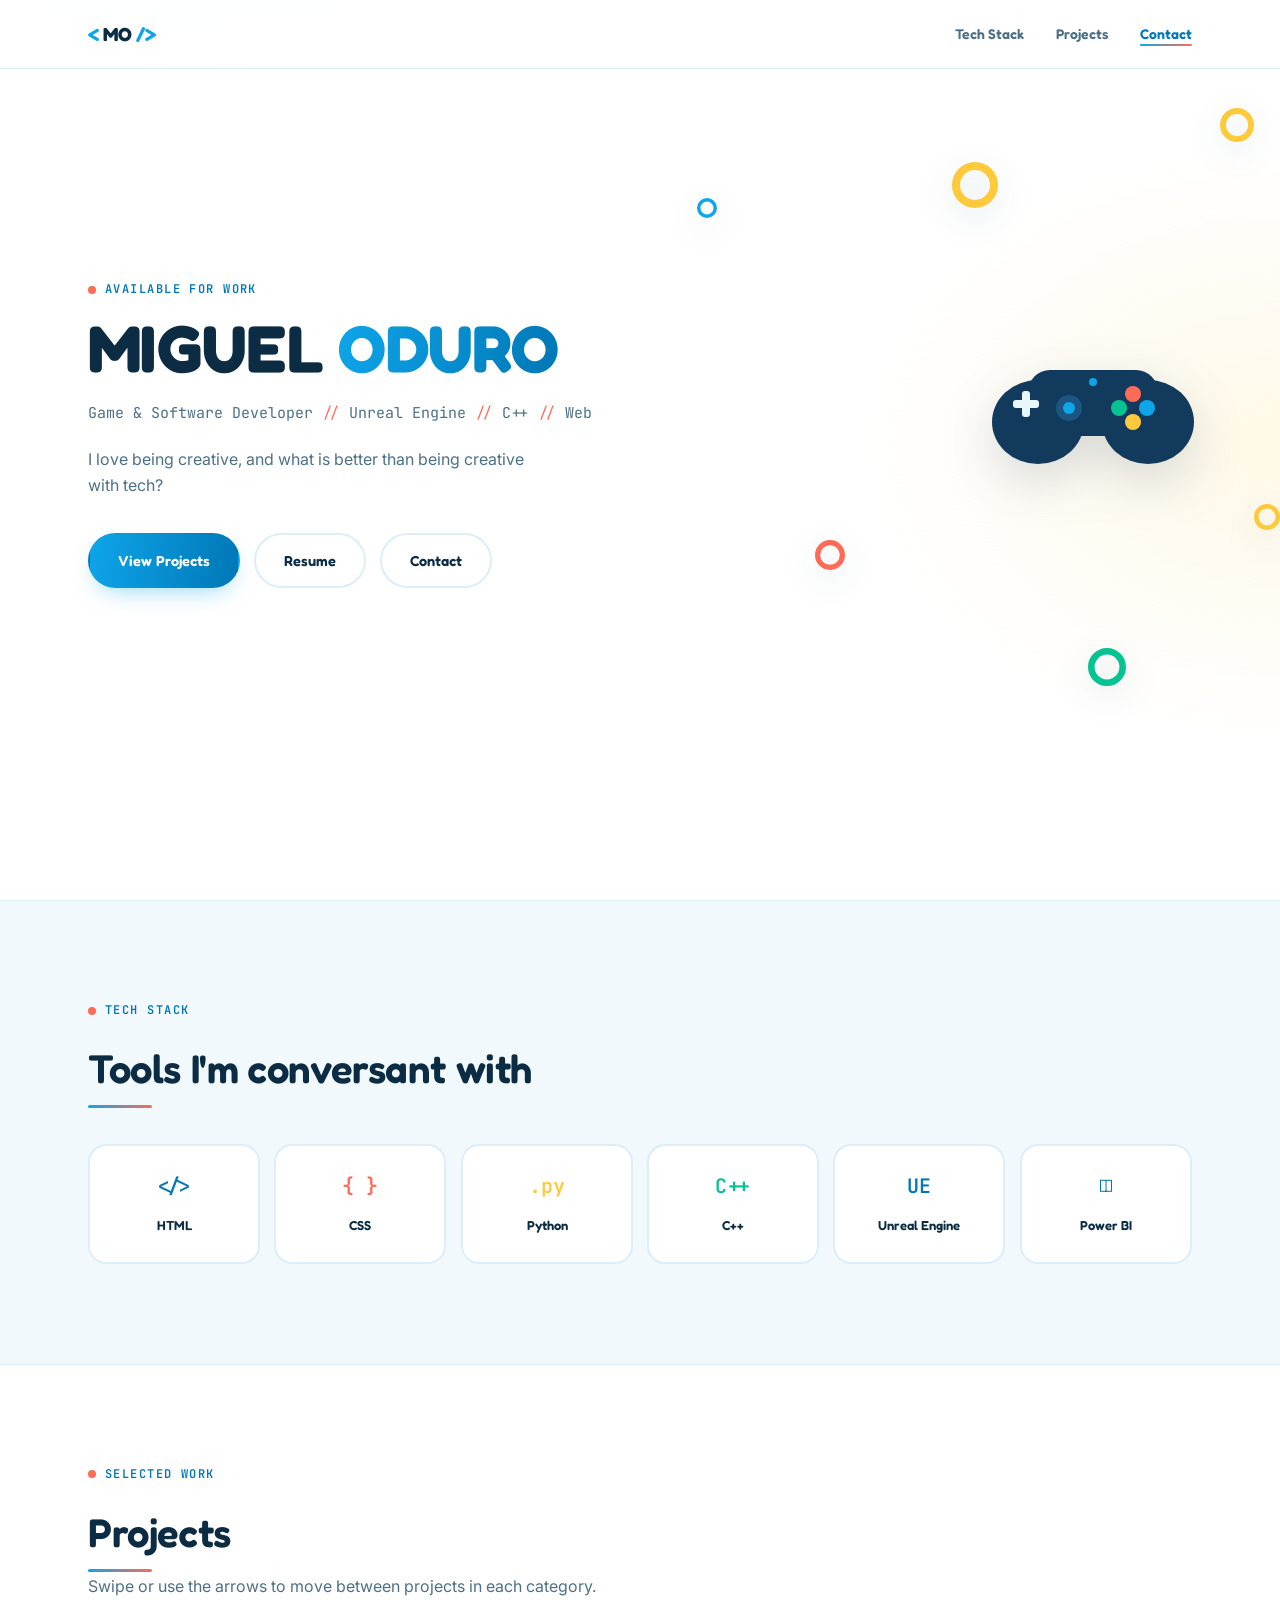
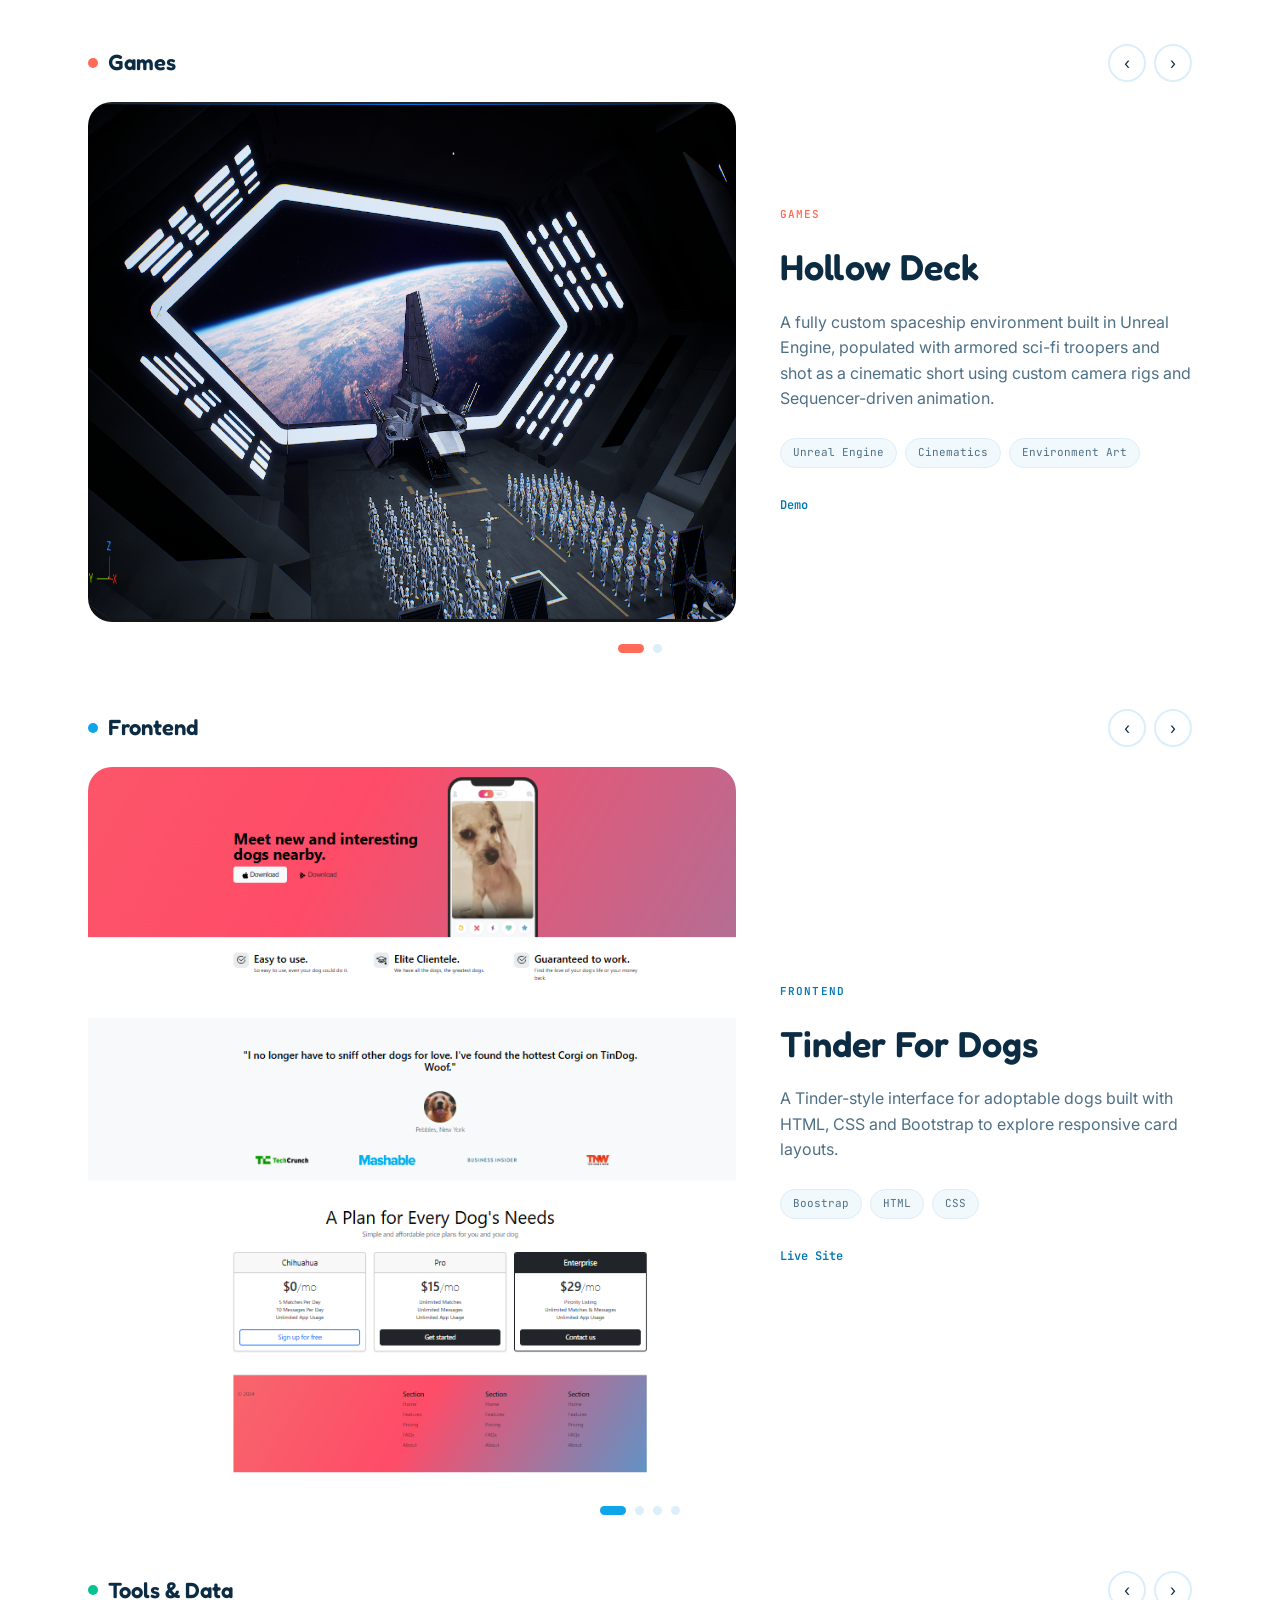
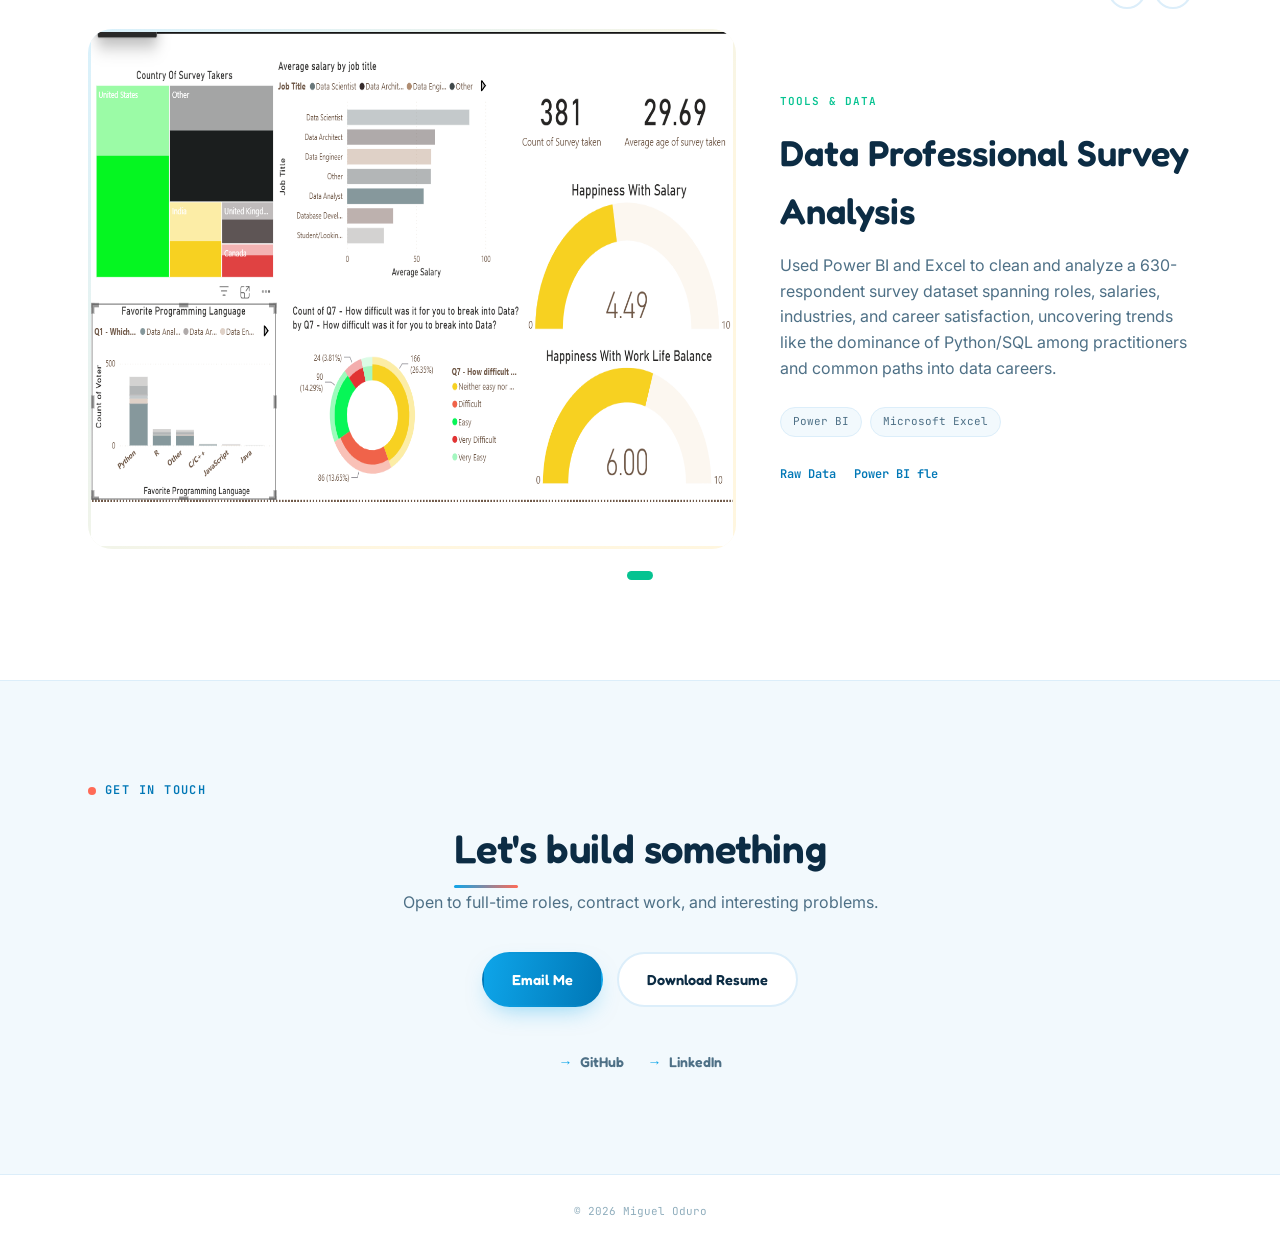
<file: index.html>
<!DOCTYPE html>
<html lang="en">
<head>
<meta charset="UTF-8">
<meta name="viewport" content="width=device-width, initial-scale=1.0">
<title>Miguel OD</title>
<meta name="description" content="Portfolio of Jordan Cole — games, frontend projects and tools.">

<link rel="preconnect" href="https://fonts.googleapis.com">
<link rel="preconnect" href="https://fonts.gstatic.com" crossorigin>
<link href="https://fonts.googleapis.com/css2?family=Fredoka:wght@500;600;700&family=JetBrains+Mono:wght@400;500;600&family=Inter:wght@400;500;600&display=swap" rel="stylesheet">

<style>
:root{
  --bg:            #ffffff;
  --bg-alt:        #f2f9fd;
  --bg-panel:      #ffffff;
  --border:        #dceefa;
  --border-bright: #7dd8f7;
  --text:          #0c2c44;
  --text-dim:      #4e7086;
  --text-dimmer:   #90aebd;
  --sea:           #0ea5e9;
  --sea-deep:      #0077b6;
  --coral:         #ff6b57;
  --yellow:        #ffc93c;
  --green:         #06c391;
  --font-display:  'Fredoka', sans-serif;
  --font-mono:     'JetBrains Mono', monospace;
  --font-body:     'Inter', sans-serif;
  --maxw:          1160px;
}
*{ margin:0; padding:0; box-sizing:border-box; }
html{ scroll-behavior:smooth; }
body{
  background:
    radial-gradient(ellipse 900px 500px at 15% -5%, rgba(14,165,233,0.10), transparent 60%),
    radial-gradient(ellipse 700px 500px at 100% 10%, rgba(255,201,60,0.12), transparent 60%),
    var(--bg);
  color:var(--text);
  font-family:var(--font-body);
  line-height:1.6;
  overflow-x:hidden;
}
a{ color:inherit; text-decoration:none; }
img{ max-width:100%; display:block; }
ul{ list-style:none; }
button{ font-family:inherit; cursor:pointer; }
.wrap{ max-width:var(--maxw); margin:0 auto; padding:0 28px; }

section{ position:relative; z-index:1; padding:100px 0; }

.eyebrow{
  font-family:var(--font-mono);
  font-size:12px;
  letter-spacing:0.12em;
  text-transform:uppercase;
  color:var(--sea-deep);
  display:flex; align-items:center; gap:9px;
  margin-bottom:16px;
  font-weight:600;
}
.eyebrow::before{
  content:""; width:8px; height:8px; border-radius:50%; background:var(--coral);
}

.section-head{ margin-bottom:44px; }
.section-head h2{
  font-family:var(--font-display);
  font-weight:600;
  font-size:clamp(28px, 3.8vw, 40px);
  letter-spacing:-0.01em;
  color:var(--text);
}
.section-head p{
  color:var(--text-dim);
  margin-top:10px;
  max-width:520px;
}

.btn{
  font-family:var(--font-display);
  font-weight:600;
  font-size:14.5px;
  padding:14px 28px;
  border:2px solid var(--border);
  border-radius:999px;
  background:var(--bg-panel);
  color:var(--text);
  display:inline-flex; align-items:center; gap:9px;
  transition:border-color .2s ease, color .2s ease, transform .15s ease, box-shadow .2s ease;
}
.btn:hover{ border-color:var(--sea); color:var(--sea-deep); transform:translateY(-2px); box-shadow:0 10px 24px -12px rgba(14,165,233,0.4); }
.btn.primary{
  background:linear-gradient(100deg, var(--sea), var(--sea-deep));
  border-color:transparent;
  color:#ffffff;
  box-shadow:0 10px 24px -10px rgba(14,165,233,0.5);
}
.btn.primary:hover{
  background:linear-gradient(100deg, var(--sea-deep), var(--sea));
  color:#ffffff;
  box-shadow:0 14px 30px -10px rgba(14,165,233,0.6);
}

/* NAV */
header{
  position:fixed; top:0; left:0; right:0; z-index:1000;
  border-bottom:1px solid var(--border);
  background:rgba(255,255,255,0.82);
  backdrop-filter:blur(10px);
}
nav{
  max-width:var(--maxw); margin:0 auto; padding:0 28px;
  height:68px; display:flex; align-items:center; justify-content:space-between;
}
.logo{
  font-family:var(--font-display); font-weight:700; font-size:19px;
  display:flex; align-items:center; gap:4px;
  color:var(--text);
}
.logo .bracket{ color:var(--sea); }
.nav-links{
  display:flex; gap:32px; font-family:var(--font-display); font-weight:600; font-size:14px;
}
.nav-links a{ color:var(--text-dim); transition:color .2s ease; position:relative; }
.nav-links a:hover{ color:var(--sea-deep); }
.nav-links a::after{
  content:""; position:absolute; left:0; bottom:-4px; width:0; height:2px; border-radius:2px;
  background:linear-gradient(90deg, var(--sea), var(--coral)); transition:width .25s ease;
}
.nav-links a:hover::after{ width:100%; }
.nav-toggle{
  display:none; flex-direction:column; gap:5px; background:none; border:none; padding:8px;
}
.nav-toggle span{ width:20px; height:2px; background:var(--text); border-radius:2px; }

/* HERO */
#hero{
  position:relative;
  min-height:100vh;
  display:flex;
  align-items:center;
  padding-top:68px;
  overflow:hidden;
}
.hero-scene{
  position:absolute;
  inset:0;
  z-index:0;
  perspective:1000px;
  pointer-events:none;
}
.hero-scene .float-item{
  position:absolute;
  will-change:transform;
  transform:translate3d(0,0,0);
}
.hero-scene .float-item .bob{
  animation:bob 6s ease-in-out infinite;
}
.hero-scene .float-item:nth-child(2) .bob{ animation-duration:7.5s; animation-delay:-1.5s; }
.hero-scene .float-item:nth-child(3) .bob{ animation-duration:5.2s; animation-delay:-2.8s; }
.hero-scene .float-item:nth-child(4) .bob{ animation-duration:8.4s; animation-delay:-0.6s; }
.hero-scene .float-item:nth-child(5) .bob{ animation-duration:6.8s; animation-delay:-3.4s; }
.hero-scene .float-item:nth-child(6) .bob{ animation-duration:9s; animation-delay:-4.1s; }
.hero-scene .float-item:nth-child(7) .bob{ animation-duration:5.8s; animation-delay:-2.1s; }
@keyframes bob{
  0%, 100%{ transform:translateY(0) rotate(0deg); }
  50%{ transform:translateY(-16px) rotate(3deg); }
}
.controller-svg{ filter:drop-shadow(0 18px 26px rgba(12,44,68,0.16)); }
.coin-svg{ filter:drop-shadow(0 10px 16px rgba(12,44,68,0.14)); }

.hero-inner{
  position:relative; z-index:3;
  max-width:var(--maxw); margin:0 auto; padding:0 28px; width:100%;
}
.hero-content{ max-width:620px; }
.hero-content h1{
  font-family:var(--font-display);
  font-weight:700;
  font-size:clamp(38px, 6.4vw, 66px);
  line-height:1.03;
  letter-spacing:-0.01em;
  margin-bottom:18px;
  color:var(--text);
}
.hero-content h1 .accent{
  background:linear-gradient(100deg, var(--sea), var(--sea-deep));
  -webkit-background-clip:text;
  background-clip:text;
  color:transparent;
}
.hero-role{
  font-family:var(--font-mono);
  font-size:clamp(13px, 1.4vw, 15px);
  color:var(--text-dim);
  margin-bottom:22px;
}
.hero-role .pipe{ color:var(--coral); }
.hero-desc{ color:var(--text-dim); max-width:440px; margin-bottom:34px; font-size:16px; }
.hero-cta{ display:flex; gap:14px; flex-wrap:wrap; }

/* TECH STACK */
#stack{ background:var(--bg-alt); border-top:1px solid var(--border); border-bottom:1px solid var(--border); }
.stack-grid{
  display:grid;
  grid-template-columns:repeat(auto-fit, minmax(130px, 1fr));
  gap:14px;
}
.stack-item{
  border:2px solid var(--border);
  border-radius:18px;
  background:var(--bg-panel);
  padding:24px 16px;
  text-align:center;
  transition:border-color .2s ease, transform .2s ease, box-shadow .2s ease;
  will-change:transform;
}
.stack-item:hover{ border-color:var(--sea); box-shadow:0 14px 30px -16px rgba(14,165,233,0.4); transform:translateY(-3px); }
.stack-icon{
  font-family:var(--font-mono);
  font-size:20px;
  font-weight:600;
  color:var(--sea-deep);
  margin-bottom:10px;
  display:block;
}
.stack-item:nth-child(7n+2) .stack-icon{ color:var(--coral); }
.stack-item:nth-child(7n+3) .stack-icon{ color:var(--yellow); }
.stack-item:nth-child(7n+4) .stack-icon{ color:var(--green); }
.stack-item:nth-child(7n+2):hover{ border-color:var(--coral); box-shadow:0 14px 30px -16px rgba(255,107,87,0.4); }
.stack-item:nth-child(7n+3):hover{ border-color:var(--yellow); box-shadow:0 14px 30px -16px rgba(255,201,60,0.5); }
.stack-item:nth-child(7n+4):hover{ border-color:var(--green); box-shadow:0 14px 30px -16px rgba(6,195,145,0.4); }
.stack-name{
  font-family:var(--font-display);
  font-weight:600;
  font-size:13px;
  color:var(--text);
}

/* PROJECTS — category sliders */
#projects{ background:var(--bg); }
.project-category{ margin-bottom:56px; }
.project-category:last-child{ margin-bottom:0; }
.cat-header{
  display:flex;
  align-items:center;
  justify-content:space-between;
  margin-bottom:20px;
  gap:16px;
}
.cat-header h3{
  font-family:var(--font-display);
  font-weight:600;
  font-size:22px;
  color:var(--text);
  display:flex;
  align-items:center;
  gap:10px;
}
.cat-dot{ width:10px; height:10px; border-radius:50%; display:inline-block; }
.project-category[data-cat="games"] .cat-dot{ background:var(--coral); }
.project-category[data-cat="frontend"] .cat-dot{ background:var(--sea); }
.project-category[data-cat="tools"] .cat-dot{ background:var(--green); }

.slider-controls{ display:flex; gap:8px; }
.slide-btn{
  width:38px; height:38px;
  border-radius:50%;
  border:2px solid var(--border);
  background:var(--bg-panel);
  color:var(--text);
  font-size:16px;
  display:flex; align-items:center; justify-content:center;
  transition:border-color .2s ease, color .2s ease, transform .15s ease;
}
.slide-btn:hover{ border-color:var(--sea); color:var(--sea-deep); transform:translateY(-2px); }
.slide-btn:active{ transform:translateY(0); }

.slider-viewport{
  overflow:hidden;
  width:100vw;
  position:relative;
  left:50%;
  right:50%;
  margin-left:-50vw;
  margin-right:-50vw;
}
.slider-track{
  display:flex;
  overflow-x:auto;
  scroll-snap-type:x mandatory;
  scroll-behavior:smooth;
  -webkit-overflow-scrolling:touch;
  scrollbar-width:none;
}
.slider-track::-webkit-scrollbar{ display:none; }

.slider-dots{
  display:flex;
  justify-content:center;
  gap:9px;
  margin-top:22px;
}
.slider-dot{
  width:9px; height:9px;
  border-radius:50%;
  background:var(--border);
  border:none;
  padding:0;
  transition:background .2s ease, transform .2s ease, width .2s ease;
}
.slider-dot:hover{ background:var(--border-bright); }
.slider-dot.active{ background:var(--sea); width:26px; border-radius:6px; }
.project-category[data-cat="games"] .slider-dot.active{ background:var(--coral); }
.project-category[data-cat="tools"] .slider-dot.active{ background:var(--green); }

.project-card{
  flex:0 0 100%;
  width:100%;
  scroll-snap-align:center;
  display:grid;
  grid-template-columns:1.15fr 0.85fr;
  align-items:center;
  gap:0;
  min-height:520px;
}
.project-thumb{
  height:100%;
  min-height:420px;
  background:linear-gradient(135deg, rgba(14,165,233,0.16), rgba(255,201,60,0.16) 70%);
  display:flex; align-items:center; justify-content:center;
  font-family:var(--font-mono);
  font-size:12px;
  color:var(--text-dimmer);
  letter-spacing:0.1em;
  border-radius:24px;
  margin-left:max(28px, calc((100vw - var(--maxw)) / 2 + 28px));
  transition:transform .15s ease;
  will-change:transform;
  overflow:hidden;
  position:relative;
}
.project-thumb video{
  width:100%;
  height:100%;
  object-fit:cover;
  display:block;
}
.project-body{
  padding:44px max(28px, calc((100vw - var(--maxw)) / 2 + 28px)) 44px 44px;
}
.project-cat{
  font-family:var(--font-mono);
  font-size:11px;
  font-weight:600;
  letter-spacing:0.1em;
  color:var(--sea-deep);
  margin-bottom:14px;
  display:block;
}
.project-category[data-cat="games"] .project-cat{ color:var(--coral); }
.project-category[data-cat="tools"] .project-cat{ color:var(--green); }
.project-card h3{
  font-family:var(--font-display);
  font-size:clamp(26px, 3vw, 36px);
  font-weight:600;
  margin-bottom:14px;
  color:var(--text);
}
.project-card p{ color:var(--text-dim); font-size:16px; margin-bottom:26px; max-width:440px; }
.project-tags{ display:flex; flex-wrap:wrap; gap:8px; margin-bottom:28px; }
.project-tags span{
  font-family:var(--font-mono);
  font-size:11px;
  color:var(--text-dim);
  border:1px solid var(--border);
  border-radius:999px;
  padding:5px 12px;
  background:var(--bg-alt);
}
.project-links{ display:flex; gap:18px; font-family:var(--font-mono); font-size:12px; font-weight:600; }
.project-links a{ color:var(--sea-deep); border-bottom:2px solid transparent; transition:border-color .2s ease; }
.project-links a:hover{ border-color:var(--sea); }

/* CONTACT */
#contact{ background:var(--bg-alt); border-top:1px solid var(--border); text-align:center; }
#contact .section-head{ margin-bottom:36px; }
#contact .section-head p{ margin-left:auto; margin-right:auto; }
.contact-actions{ display:flex; gap:14px; justify-content:center; flex-wrap:wrap; margin-bottom:44px; }
.social-row{ display:flex; gap:24px; justify-content:center; flex-wrap:wrap; font-family:var(--font-display); font-weight:600; font-size:14px; }
.social-row a{ color:var(--text-dim); transition:color .2s ease; display:inline-flex; align-items:center; gap:7px; }
.social-row a:hover{ color:var(--sea-deep); }
.social-row a::before{ content:"→"; color:var(--sea); }

footer{
  padding:28px 0; text-align:center;
  font-family:var(--font-mono); font-size:11px;
  color:var(--text-dimmer);
  border-top:1px solid var(--border);
}

.reveal{
  opacity:0;
  transform:translateY(34px);
  transition:opacity .9s cubic-bezier(0.16, 1, 0.3, 1), transform .9s cubic-bezier(0.16, 1, 0.3, 1);
}
.reveal.visible{ opacity:1; transform:translateY(0); }

/* SCROLL PROGRESS BAR */
.scroll-progress{
  position:fixed;
  top:0; left:0;
  height:3px;
  width:0%;
  background:linear-gradient(90deg, var(--sea), var(--coral));
  z-index:1200;
  transition:width .08s linear;
}

/* NAV active-section state */
.nav-links a.active{ color:var(--sea-deep); }
.nav-links a.active::after{ width:100%; }

/* BACK TO TOP */
.back-to-top{
  position:fixed;
  right:24px;
  bottom:24px;
  width:48px; height:48px;
  border-radius:50%;
  background:linear-gradient(100deg, var(--sea), var(--sea-deep));
  color:#fff;
  border:none;
  font-size:18px;
  display:flex; align-items:center; justify-content:center;
  box-shadow:0 14px 30px -10px rgba(14,165,233,0.55);
  opacity:0;
  pointer-events:none;
  transform:translateY(14px) scale(0.9);
  transition:opacity .3s ease, transform .3s ease;
  z-index:900;
}
.back-to-top.visible{ opacity:1; pointer-events:auto; transform:translateY(0) scale(1); }
.back-to-top:hover{ transform:translateY(-3px) scale(1.05); }

/* Section heading underline draw-in */
.section-head h2{ position:relative; display:inline-block; }
.section-head h2::after{
  content:"";
  position:absolute;
  left:0; bottom:-8px;
  height:3px;
  width:0;
  border-radius:3px;
  background:linear-gradient(90deg, var(--sea), var(--coral));
  transition:width .8s cubic-bezier(0.16, 1, 0.3, 1) .2s;
}
.section-head.visible h2::after{ width:64px; }

/* Hero entrance animation */
.hero-content .eyebrow,
.hero-content h1,
.hero-content .hero-role,
.hero-content .hero-desc,
.hero-content .hero-cta{
  opacity:0;
  transform:translateY(26px);
  animation:heroIn .9s cubic-bezier(0.16, 1, 0.3, 1) forwards;
}
.hero-content .eyebrow{ animation-delay:.1s; }
.hero-content h1{ animation-delay:.22s; }
.hero-content .hero-role{ animation-delay:.36s; }
.hero-content .hero-desc{ animation-delay:.48s; }
.hero-content .hero-cta{ animation-delay:.6s; }
@keyframes heroIn{
  to{ opacity:1; transform:translateY(0); }
}

/* Staggered stack-item entrance */
.stack-grid.visible .stack-item{
  animation:staggerUp .8s cubic-bezier(0.16, 1, 0.3, 1) both;
}
.stack-grid .stack-item:nth-child(1){ animation-delay:.03s; }
.stack-grid .stack-item:nth-child(2){ animation-delay:.1s; }
.stack-grid .stack-item:nth-child(3){ animation-delay:.17s; }
.stack-grid .stack-item:nth-child(4){ animation-delay:.24s; }
.stack-grid .stack-item:nth-child(5){ animation-delay:.31s; }
.stack-grid .stack-item:nth-child(6){ animation-delay:.38s; }
.stack-grid .stack-item:nth-child(7){ animation-delay:.45s; }
@keyframes staggerUp{
  from{ opacity:0; transform:translateY(30px) scale(0.96); }
  to{ opacity:1; transform:translateY(0) scale(1); }
}

/* Category header + dots entrance */
.project-category .cat-header h3{
  opacity:0;
  transform:translateX(-22px);
  transition:opacity .8s cubic-bezier(0.16, 1, 0.3, 1), transform .8s cubic-bezier(0.16, 1, 0.3, 1);
}
.project-category .slider-controls{
  opacity:0;
  transform:translateY(10px);
  transition:opacity .7s cubic-bezier(0.16, 1, 0.3, 1) .12s, transform .7s cubic-bezier(0.16, 1, 0.3, 1) .12s;
}
.project-category.visible .cat-header h3{ opacity:1; transform:translateX(0); }
.project-category.visible .slider-controls{ opacity:1; transform:translateY(0); }
.project-category .slider-dots{
  opacity:0;
  transform:translateY(10px);
  transition:opacity .7s cubic-bezier(0.16, 1, 0.3, 1) .25s, transform .7s cubic-bezier(0.16, 1, 0.3, 1) .25s;
}
.project-category.visible .slider-dots{ opacity:1; transform:translateY(0); }

/* First project card in each showcase slides up smoothly with the category */
.project-category .slider-track .project-card:first-child{
  opacity:0;
  transform:translateY(26px);
  transition:opacity .9s cubic-bezier(0.16, 1, 0.3, 1) .18s, transform .9s cubic-bezier(0.16, 1, 0.3, 1) .18s;
}
.project-category.visible .slider-track .project-card:first-child{ opacity:1; transform:translateY(0); }

/* Shine sweep on thumbnail hover */
.project-thumb::after{
  content:"";
  position:absolute;
  inset:0;
  background:linear-gradient(115deg, transparent 30%, rgba(255,255,255,0.35) 48%, transparent 66%);
  transform:translateX(-120%);
  pointer-events:none;
}
.project-thumb:hover::after{
  transform:translateX(120%);
  transition:transform .9s ease;
}

@media (max-width: 720px){
  .nav-links{
    position:absolute; top:68px; left:0; right:0;
    background:var(--bg);
    border-bottom:1px solid var(--border);
    flex-direction:column; gap:0;
    max-height:0; overflow:hidden;
    transition:max-height .3s ease;
  }
  .nav-links.open{ max-height:260px; }
  .nav-links li{ border-bottom:1px solid var(--border); }
  .nav-links a{ display:block; padding:15px 28px; }
  .nav-toggle{ display:flex; }
  section{ padding:70px 0; }
  .project-card{
    grid-template-columns:1fr;
    min-height:auto;
  }
  .project-thumb{
    margin-left:20px;
    margin-right:20px;
    min-height:230px;
    border-radius:18px;
  }
  .project-body{ padding:28px 20px; }
  .project-card p{ max-width:none; }
  .cat-header h3{ font-size:19px; }
  .slide-btn{ width:34px; height:34px; }
  .hero-scene{ opacity:0.6; }
}

@media (prefers-reduced-motion: reduce){
  html{ scroll-behavior:auto; }
  *{ animation-duration:0.001ms !important; animation-iteration-count:1 !important; transition-duration:0.001ms !important; }
}
</style>
</head>
<body>

<div class="scroll-progress" id="scrollProgress"></div>

<header>
  <nav>
    <div class="logo"><span class="bracket">&lt;</span>MO<span class="bracket">/&gt;</span></div>
    <ul class="nav-links" id="navLinks">
      <li><a href="#stack">Tech Stack</a></li>
      <li><a href="#projects">Projects</a></li>
      <li><a href="#contact">Contact</a></li>
    </ul>
    <button class="nav-toggle" id="navToggle" aria-label="Toggle menu"><span></span><span></span><span></span></button>
  </nav>
</header>

<section id="hero">
  <div class="hero-scene" id="heroScene">
    <!-- Controller — closest layer, biggest parallax -->
    <div class="float-item" data-depth="70" style="right:6%; top:38%; width:220px;">
      <div class="bob">
        <svg class="controller-svg" viewBox="0 0 220 130" width="220" height="130" xmlns="http://www.w3.org/2000/svg">
          <ellipse cx="55" cy="80" rx="46" ry="42" fill="#123a5c"/>
          <ellipse cx="165" cy="80" rx="46" ry="42" fill="#123a5c"/>
          <rect x="45" y="28" width="130" height="66" rx="22" fill="#123a5c"/>
          <rect x="30" y="58" width="26" height="8" rx="3" fill="#e9f6fc"/>
          <rect x="39" y="49" width="8" height="26" rx="3" fill="#e9f6fc"/>
          <circle cx="86" cy="66" r="13" fill="#1c5680"/>
          <circle cx="86" cy="66" r="6" fill="#0ea5e9"/>
          <circle cx="150" cy="52" r="8" fill="#ff6b57"/>
          <circle cx="150" cy="80" r="8" fill="#ffc93c"/>
          <circle cx="136" cy="66" r="8" fill="#06c391"/>
          <circle cx="164" cy="66" r="8" fill="#0ea5e9"/>
          <circle cx="110" cy="40" r="4" fill="#0ea5e9"/>
        </svg>
      </div>
    </div>

    <!-- Coins — mixed depths for parallax spread -->
    <div class="float-item" data-depth="40" style="right:22%; top:18%; width:46px;">
      <div class="bob">
        <svg class="coin-svg" viewBox="0 0 46 46" width="46" height="46" xmlns="http://www.w3.org/2000/svg">
          <circle cx="23" cy="23" r="19" fill="none" stroke="#ffc93c" stroke-width="8"/>
        </svg>
      </div>
    </div>
    <div class="float-item" data-depth="90" style="right:2%; top:12%; width:34px;">
      <div class="bob">
        <svg class="coin-svg" viewBox="0 0 46 46" width="34" height="34" xmlns="http://www.w3.org/2000/svg">
          <circle cx="23" cy="23" r="19" fill="none" stroke="#ffc93c" stroke-width="8"/>
        </svg>
      </div>
    </div>
    <div class="float-item" data-depth="25" style="right:34%; top:60%; width:30px;">
      <div class="bob">
        <svg class="coin-svg" viewBox="0 0 46 46" width="30" height="30" xmlns="http://www.w3.org/2000/svg">
          <circle cx="23" cy="23" r="19" fill="none" stroke="#ff6b57" stroke-width="8"/>
        </svg>
      </div>
    </div>
    <div class="float-item" data-depth="60" style="right:12%; top:72%; width:38px;">
      <div class="bob">
        <svg class="coin-svg" viewBox="0 0 46 46" width="38" height="38" xmlns="http://www.w3.org/2000/svg">
          <circle cx="23" cy="23" r="19" fill="none" stroke="#06c391" stroke-width="8"/>
        </svg>
      </div>
    </div>
    <div class="float-item" data-depth="15" style="right:44%; top:22%; width:20px;">
      <div class="bob">
        <svg class="coin-svg" viewBox="0 0 46 46" width="20" height="20" xmlns="http://www.w3.org/2000/svg">
          <circle cx="23" cy="23" r="19" fill="none" stroke="#0ea5e9" stroke-width="8"/>
        </svg>
      </div>
    </div>
    <div class="float-item" data-depth="50" style="right:0%; top:56%; width:26px;">
      <div class="bob">
        <svg class="coin-svg" viewBox="0 0 46 46" width="26" height="26" xmlns="http://www.w3.org/2000/svg">
          <circle cx="23" cy="23" r="19" fill="none" stroke="#ffc93c" stroke-width="8"/>
        </svg>
      </div>
    </div>
  </div>
  <div class="hero-inner">
    <div class="hero-content">
      <div class="eyebrow">Available for work</div>
      <h1>MIGUEL <span class="accent">ODURO</span></h1>
      <div class="hero-role">Game &amp; Software Developer <span class="pipe">//</span> Unreal Engine <span class="pipe">//</span> C++ <span class="pipe">//</span> Web</div>
      <p class="hero-desc">I love being creative, and what is better than being creative with tech?</p>
      <div class="hero-cta">
        <a href="#projects" class="btn primary">View Projects</a>
        <a href="./Miguel's Resume.pdf" class="btn" id="resumeBtn">Resume</a>
        <a href="#contact" class="btn">Contact</a>
      </div>
    </div>
  </div>
</section>

<section id="stack">
  <div class="wrap">
    <div class="section-head reveal">
      <div class="eyebrow">Tech Stack</div>
      <h2>Tools I'm conversant with</h2>
    </div>
    <div class="stack-grid reveal">
      <div class="stack-item"><span class="stack-icon">&lt;/&gt;</span><span class="stack-name">HTML</span></div>
      <div class="stack-item"><span class="stack-icon">{ }</span><span class="stack-name">CSS</span></div>
      <div class="stack-item"><span class="stack-icon">.py</span><span class="stack-name">Python</span></div>
      <div class="stack-item"><span class="stack-icon">C++</span><span class="stack-name">C++</span></div>
      <div class="stack-item"><span class="stack-icon">UE</span><span class="stack-name">Unreal Engine</span></div>
      <div class="stack-item"><span class="stack-icon">◫</span><span class="stack-name">Power BI</span></div>
    </div>
  </div>
</section>

<section id="projects">
  <div class="wrap">
    <div class="section-head reveal">
      <div class="eyebrow">Selected Work</div>
      <h2>Projects</h2>
      <p>Swipe or use the arrows to move between projects in each category.</p>
    </div>

    <!-- GAMES -->
    <div class="project-category reveal" data-cat="games">
      <div class="cat-header">
        <h3><span class="cat-dot"></span>Games</h3>
        <div class="slider-controls">
          <button class="slide-btn prev" aria-label="Scroll left">‹</button>
          <button class="slide-btn next" aria-label="Scroll right">›</button>
        </div>
      </div>
      <div class="slider-viewport">
        <div class="slider-track">
          <div class="project-card">
            
            <div class="project-thumb"><img src = "./hollow deck.png" width = "100%" height="100%"></div>
            
            <div class="project-body">
              <span class="project-cat">GAMES</span>
              <h3>Hollow Deck</h3>
              <p>A fully custom spaceship environment built in Unreal Engine, 
                populated with armored sci-fi troopers and shot as a cinematic short using custom camera rigs and Sequencer-driven animation.
              </p>
              <div class="project-tags"><span>Unreal Engine</span><span> Cinematics </span><span>Environment Art</span></div>
              <div class="project-links"><a href="https://youtu.be/D-NpK87Fwp0">Demo</a></div>
            </div>
          </div>
          <div class="project-card">
            <div class="project-thumb"><img src = "./jumpscreenshot.png" width = "99%" height="99%"></div>
            <div class="project-body">
              <span class="project-cat">GAMES</span>
              <h3>JUMP X3</h3>
              <p>
                A third-person parkour platformer where the player navigates a stylized East Asian village, 
                leaping across rooftops, floating platforms, and jump pads while dodging obstacles like rolling barrels and collapsing walkways.
                Built in Unreal Engine using C++ for core gameplay systems, including character movement/jump mechanics,
                moving and interactive platforms, and obstacle/hazard logic.
              </p>
              <div class="project-tags"><span>C++</span><span>Unreal Engine</span></div>
              <div class="project-links"><a href="https://youtu.be/xN7et6MvwTI">Demo</a></div>
            </div>
          </div>
          
        </div>
      </div>
      <div class="slider-dots"></div>
    </div>

    <!-- FRONTEND -->
    <div class="project-category reveal" data-cat="frontend">
      <div class="cat-header">
        <h3><span class="cat-dot"></span>Frontend</h3>
        <div class="slider-controls">
          <button class="slide-btn prev" aria-label="Scroll left">‹</button>
          <button class="slide-btn next" aria-label="Scroll right">›</button>
        </div>
      </div>
      <div class="slider-viewport">
        <div class="slider-track">
          <div class="project-card">
            <div class="project-thumb"><img src = "11.3 TinDog Project/TindogSS.png" alt = "Image of TinDog project" width = "100%"></div>
            <div class="project-body">
              <span class="project-cat">FRONTEND</span>
              <h3>Tinder For Dogs</h3>
              <p>A Tinder-style interface for adoptable dogs built with HTML, CSS and Bootstrap to explore responsive 
                card layouts.
              </p>
              <div class="project-tags"><span>Boostrap</span><span>HTML</span><span>CSS</span></div>
              <div class="project-links"><a href="11.3 TinDog Project/index.html">Live Site</a></div>
            </div>
          </div>
          <div class="project-card">
            <div class="project-thumb"><img src = "New folder/Photos/Login page SS.png" width = "99%" height="99%" ></div>
            <div class="project-body">
              <span class="project-cat">FRONTEND</span>
              <h3>Maternal Health Login Page</h3>
              <p>A responsive login page built with HTML and CSS, 
                featuring a clean, user-friendly form design that adapts smoothly across devices for a secure and welcoming sign-in experience.
              </p>
              <div class="project-tags"><span>HTML</span><span>CSS</span></div>
              <div class="project-links"><a href="./New folder/Login page(main).html">Live Site</a></div>
            </div>
          </div>
          <div class="project-card">
            <div class="project-thumb"><img src = "10.3 Mondrian Project/MonderianSS.png" alt = "Image of Monderian Projects" width = "100%" height = "100%"></div>
            <div class="project-body">
              <span class="project-cat">FRONTEND</span>
              <h3>Mondrian</h3>
              <p>A recreation of Piet Mondrian's iconic grid paintings using pure HTML and CSS — bold black borders, primary color blocks,
                 and asymmetric divs, built without a single image or canvas element.
                </p>
              <div class="project-tags"><span>HTML</span><span>CSS</span></div>
              <div class="project-links"><a href="./10.3 Mondrian Project/index.html">Live Site</a></div>
            </div>
          </div>
          <div class="project-card">
            <div class="project-thumb"><img src = "New folder/Photos/healthcare landing page.png" 
              alt = "Image of the Maternal Health Care landing page" 
              height = "100%">
            </div>
            <div class="project-body">
              <span class="project-cat">FRONTEND</span>
              <h3>Maternal Health Care landing page</h3>
              <p>
                 A responsive maternal health landing page using HTML, CSS, and Bootstrap featuring a clean, 
                 calming design with a mobile-first layout, hero section,
                  and clear call-to-action to build trust with users
              </p>
              <div class="project-tags"><span>HTML</span><span>CSS</span></div>
              <div class="project-links"><a href="./New folder/home page.html">Live Site</a></div>
            </div>
          </div>
        </div>
      </div>
      <div class="slider-dots"></div>
    </div>

    <!-- TOOLS & DATA -->
    <div class="project-category reveal" data-cat="tools">
      <div class="cat-header">
        <h3><span class="cat-dot"></span>Tools &amp; Data</h3>
        <div class="slider-controls">
          <button class="slide-btn prev" aria-label="Scroll left">‹</button>
          <button class="slide-btn next" aria-label="Scroll right">›</button>
        </div>
      </div>
      <div class="slider-viewport">
        <div class="slider-track">
          <div class="project-card">
            <div class="project-thumb"><img src = "./power B.png" alt = "My PowerBi" width = "99%" height="99%"> </div>
            <div class="project-body">
              <span class="project-cat">TOOLS &amp; DATA</span>
              <h3>Data Professional Survey Analysis</h3>
              <p>Used Power BI and Excel to clean and analyze a 630-respondent survey dataset spanning roles, salaries, industries, 
                and career satisfaction, uncovering trends like the dominance of Python/SQL among practitioners and common paths into data careers.
                </p>
              <div class="project-tags"><span>Power BI</span><span>Microsoft Excel</span></div>
              <div class="project-links"><a href="./Raw Data.xlsx">Raw Data</a><a href="./Data Professional Survey Analysis.pbix">Power BI fle</a></div>
            </div>
          </div>
          
        </div>
      </div>
      <div class="slider-dots"></div>
    </div>

  </div>
</section>

<section id="contact">
  <div class="wrap">
    <div class="section-head reveal">
      <div class="eyebrow">Get in touch</div>
      <h2>Let's build something</h2>
      <p>Open to full-time roles, contract work, and interesting problems.</p>
    </div>
    <div class="contact-actions reveal">
      <a href="mailto:koduromiguel@gmail.com" class="btn primary">Email Me</a>
      <a href="./Miguel's Resume.pdf" class="btn">Download Resume</a>
    </div>
    <div class="social-row reveal">
      <a href="#">GitHub</a>
      <a href="www.linkedin.com/in/miguel-od">LinkedIn</a>
    </div>
  </div>
</section>

<footer>
  <p class="reveal">© 2026 Miguel Oduro</p>
</footer>

<button class="back-to-top" id="backToTop" aria-label="Back to top">↑</button>

<script>
/* NAV */
const navToggle = document.getElementById('navToggle');
const navLinks = document.getElementById('navLinks');
navToggle.addEventListener('click', () => navLinks.classList.toggle('open'));
navLinks.querySelectorAll('a').forEach(a => a.addEventListener('click', () => navLinks.classList.remove('open')));

const reduceMotion = window.matchMedia('(prefers-reduced-motion: reduce)').matches;

/* SCROLL PROGRESS BAR + BACK TO TOP */
const scrollProgress = document.getElementById('scrollProgress');
const backToTop = document.getElementById('backToTop');
function onScroll(){
  const scrollTop = window.scrollY;
  const docHeight = document.documentElement.scrollHeight - window.innerHeight;
  const pct = docHeight > 0 ? (scrollTop / docHeight) * 100 : 0;
  if(scrollProgress) scrollProgress.style.width = pct + '%';
  if(backToTop) backToTop.classList.toggle('visible', scrollTop > 500);
}
window.addEventListener('scroll', onScroll, { passive:true });
onScroll();
if(backToTop){
  backToTop.addEventListener('click', () => {
    window.scrollTo({ top:0, behavior: reduceMotion ? 'auto' : 'smooth' });
  });
}

/* ACTIVE NAV LINK ON SCROLL */
const navAnchors = Array.from(document.querySelectorAll('.nav-links a'));
const trackedSections = navAnchors
  .map(a => document.querySelector(a.getAttribute('href')))
  .filter(Boolean);
const navIO = new IntersectionObserver((entries) => {
  entries.forEach(entry => {
    const link = navAnchors.find(a => a.getAttribute('href') === '#' + entry.target.id);
    if(!link) return;
    if(entry.isIntersecting){
      navAnchors.forEach(a => a.classList.remove('active'));
      link.classList.add('active');
    }
  });
}, { rootMargin:'-40% 0px -50% 0px', threshold:0 });
trackedSections.forEach(sec => navIO.observe(sec));

/* MAGNETIC BUTTONS (desktop only) */
if(window.matchMedia('(hover: hover)').matches && !reduceMotion){
  document.querySelectorAll('.btn, .slide-btn, .back-to-top').forEach(btn => {
    btn.addEventListener('mousemove', (e) => {
      const rect = btn.getBoundingClientRect();
      const x = (e.clientX - rect.left) / rect.width - 0.5;
      const y = (e.clientY - rect.top) / rect.height - 0.5;
      btn.style.transform = `translate(${x * 8}px, ${y * 8}px)`;
    });
    btn.addEventListener('mouseleave', () => { btn.style.transform = ''; });
  });
}

/* SCROLL REVEAL */
const io = new IntersectionObserver((entries) => {
  entries.forEach(entry => {
    if(entry.isIntersecting){
      entry.target.classList.add('visible');
      io.unobserve(entry.target);
    }
  });
}, { threshold:0.12 });
document.querySelectorAll('.reveal').forEach(el => io.observe(el));

/* PROJECT SHOWCASE SLIDERS (one slide at a time) */
document.querySelectorAll('.project-category').forEach(cat => {
  const track = cat.querySelector('.slider-track');
  const prevBtn = cat.querySelector('.slide-btn.prev');
  const nextBtn = cat.querySelector('.slide-btn.next');
  const dotsWrap = cat.querySelector('.slider-dots');
  const slides = Array.from(track.querySelectorAll('.project-card'));

  // build dots
  slides.forEach((slide, i) => {
    const dot = document.createElement('button');
    dot.className = 'slider-dot' + (i === 0 ? ' active' : '');
    dot.setAttribute('aria-label', 'Go to project ' + (i + 1));
    dot.addEventListener('click', () => goTo(i));
    dotsWrap.appendChild(dot);
  });
  const dots = Array.from(dotsWrap.children);

  function currentIndex(){
    return Math.round(track.scrollLeft / track.clientWidth);
  }
  function updateDots(){
    const idx = Math.min(currentIndex(), slides.length - 1);
    dots.forEach((d, i) => d.classList.toggle('active', i === idx));
  }
  function goTo(i){
    const idx = Math.max(0, Math.min(i, slides.length - 1));
    track.scrollTo({ left: idx * track.clientWidth, behavior: reduceMotion ? 'auto' : 'smooth' });
  }

  prevBtn.addEventListener('click', () => goTo(currentIndex() - 1));
  nextBtn.addEventListener('click', () => goTo(currentIndex() + 1));

  let scrollTimer;
  track.addEventListener('scroll', () => {
    clearTimeout(scrollTimer);
    scrollTimer = setTimeout(updateDots, 60);
  });
  window.addEventListener('resize', () => goTo(currentIndex()));
});

/* 3D TILT ON THUMBNAIL (desktop only) — subtler, scoped to the image area */
if(window.matchMedia('(hover: hover)').matches && !reduceMotion){
  document.querySelectorAll('.project-thumb').forEach(thumb => {
    thumb.addEventListener('mousemove', (e) => {
      const rect = thumb.getBoundingClientRect();
      const x = (e.clientX - rect.left) / rect.width - 0.5;
      const y = (e.clientY - rect.top) / rect.height - 0.5;
      thumb.style.transform = `perspective(1000px) rotateY(${x * 5}deg) rotateX(${-y * 5}deg) scale(1.015)`;
    });
    thumb.addEventListener('mouseleave', () => {
      thumb.style.transform = 'perspective(1000px) rotateY(0) rotateX(0) scale(1)';
    });
  });
}

/* TECH STACK TILT */
if(window.matchMedia('(hover: hover)').matches && !reduceMotion){
  document.querySelectorAll('.stack-item').forEach(item => {
    item.addEventListener('mousemove', (e) => {
      const rect = item.getBoundingClientRect();
      const x = (e.clientX - rect.left) / rect.width - 0.5;
      const y = (e.clientY - rect.top) / rect.height - 0.5;
      item.style.transform = `perspective(600px) rotateY(${x * 10}deg) rotateX(${-y * 10}deg)`;
    });
    item.addEventListener('mouseleave', () => { item.style.transform = 'none'; });
  });
}

/* ============================================
   HERO SCENE — cursor-reactive parallax
   The controller and coins drift toward/away from the
   cursor based on each element's depth (data-depth).
   Deeper items (higher depth value) move more, giving
   a layered, 2.5D feel without any WebGL.
   ============================================ */
(function heroParallax(){
  const heroSection = document.getElementById('hero');
  const scene = document.getElementById('heroScene');
  if(!heroSection || !scene) return;
  if(!window.matchMedia('(hover: hover)').matches || reduceMotion) return;

  const items = Array.from(scene.querySelectorAll('.float-item')).map(el => ({
    el,
    depth: parseFloat(el.dataset.depth) || 30,
    curX: 0, curY: 0,
    targetX: 0, targetY: 0
  }));

  let mouseX = 0, mouseY = 0, active = false;

  heroSection.addEventListener('mousemove', (e) => {
    const rect = heroSection.getBoundingClientRect();
    // normalize to -1..1 from the center of the hero section
    mouseX = ((e.clientX - rect.left) / rect.width - 0.5) * 2;
    mouseY = ((e.clientY - rect.top) / rect.height - 0.5) * 2;
    active = true;
  });

  heroSection.addEventListener('mouseleave', () => {
    mouseX = 0; mouseY = 0; active = false;
  });

  function tick(){
    items.forEach(item => {
      item.targetX = mouseX * item.depth;
      item.targetY = mouseY * item.depth * 0.6;
      // ease toward target for a smooth, springy feel
      item.curX += (item.targetX - item.curX) * 0.07;
      item.curY += (item.targetY - item.curY) * 0.07;
      item.el.style.transform = `translate3d(${item.curX}px, ${item.curY}px, 0)`;
    });
    requestAnimationFrame(tick);
  }
  tick();
})();
</script>

</body>
</html>
</file>
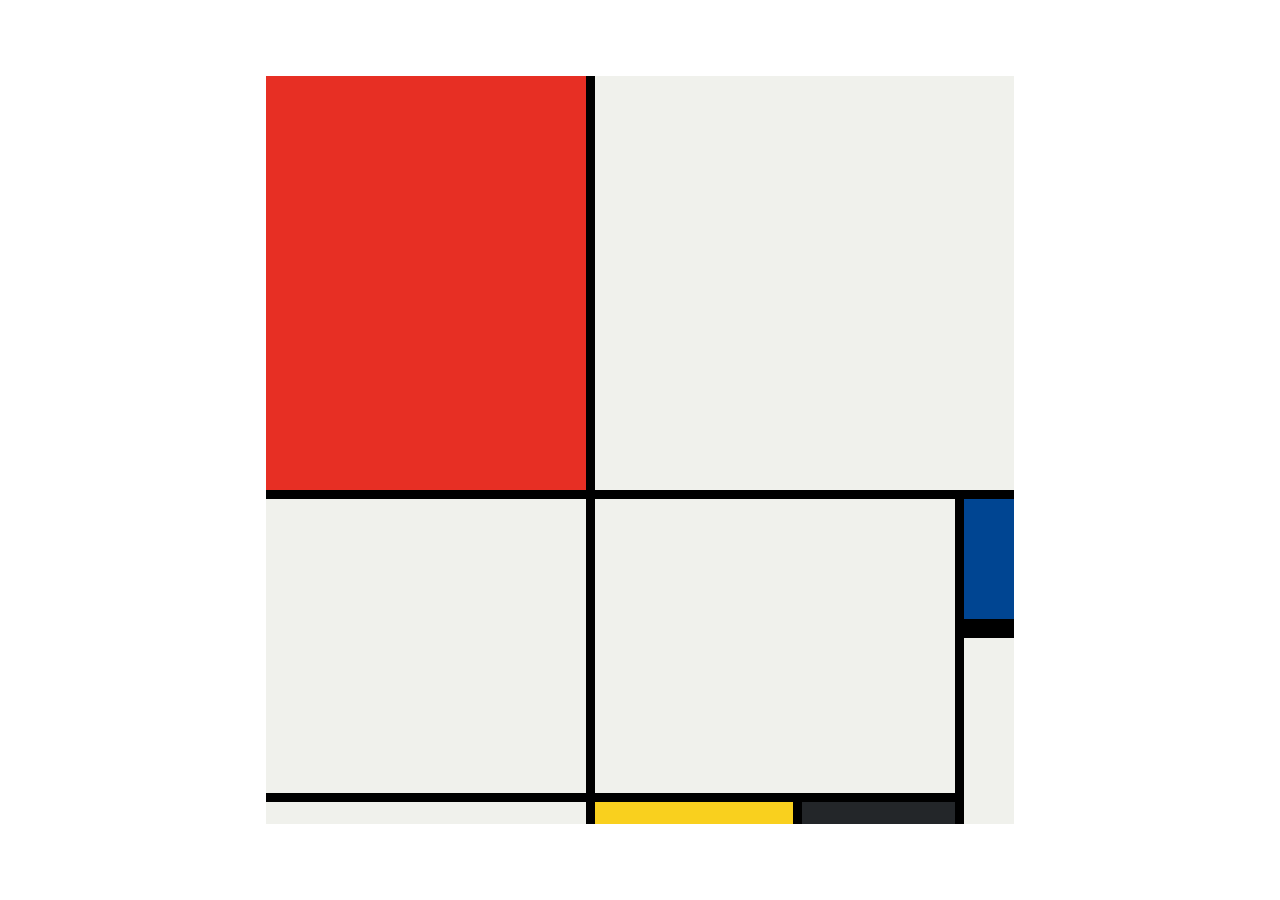
<file: 10.3 Mondrian Project/index.html>
<!DOCTYPE html>
<html lang="en">

<head>
  <meta charset="UTF-8">
  <meta name="viewport" content="width=device-width, initial-scale=1.0">
  <title>Mondrian Project</title>
  <style>
    /* 
    Write your CSS here 
    Gap Colour: #000
    White: #F0F1EC
    Red: #E72F24
    Black: #232629
    Blue: #004592
    Yellow: #F9D01E

    For dimensions, see dimensions.png image.
    HINT: Remember you can't change the properties of grid lines.
    But grid lines are transparent!
    
    */
    body {
      display: flex;
      justify-content: center;
      align-items: center;
      height: 100vh;
      margin: 0;
      padding: 0;
    }

    .container {
      height: 748px;
      width: 748px;
      display: grid;
      background-color: #000;
      grid-template-columns: 320px 198px 153px 50px;
      grid-template-rows: 414px 130px 155px 22px;
      gap: 9px;
    }

    .item {
      background-color: #F0F1EC;
    }

    .red {
      background-color: #E72F24;
    }

    .white1 {
      grid-column: span 3;
    }

    .white2 {
      grid-row: span 2;
    }

    .white3 {
      grid-area: 2 / 2 / 4 /4
    }

    .blue {
      background-color: #004592;
      border-bottom: 10px solid #000;
    }

    .white4 {
      grid-row: span 2;
    }

    .yellow {
      background-color: #F9D01E;
    }

    .black {
      background-color: #232629;
    }
  </style>
</head>

<body>
  <!-- Write your HTML here -->
  <div class="container">
    <div class="item red"></div>
    <div class="item white1"></div>
    <div class="item white2"></div>
    <div class="item white3"></div>

    <div class="item blue"></div>
    <div class="item white4"></div>

    <div class="item"></div>
    <div class="item yellow"></div>
    <div class="item black"></div>
  </div>
</body>

</html>
</file>
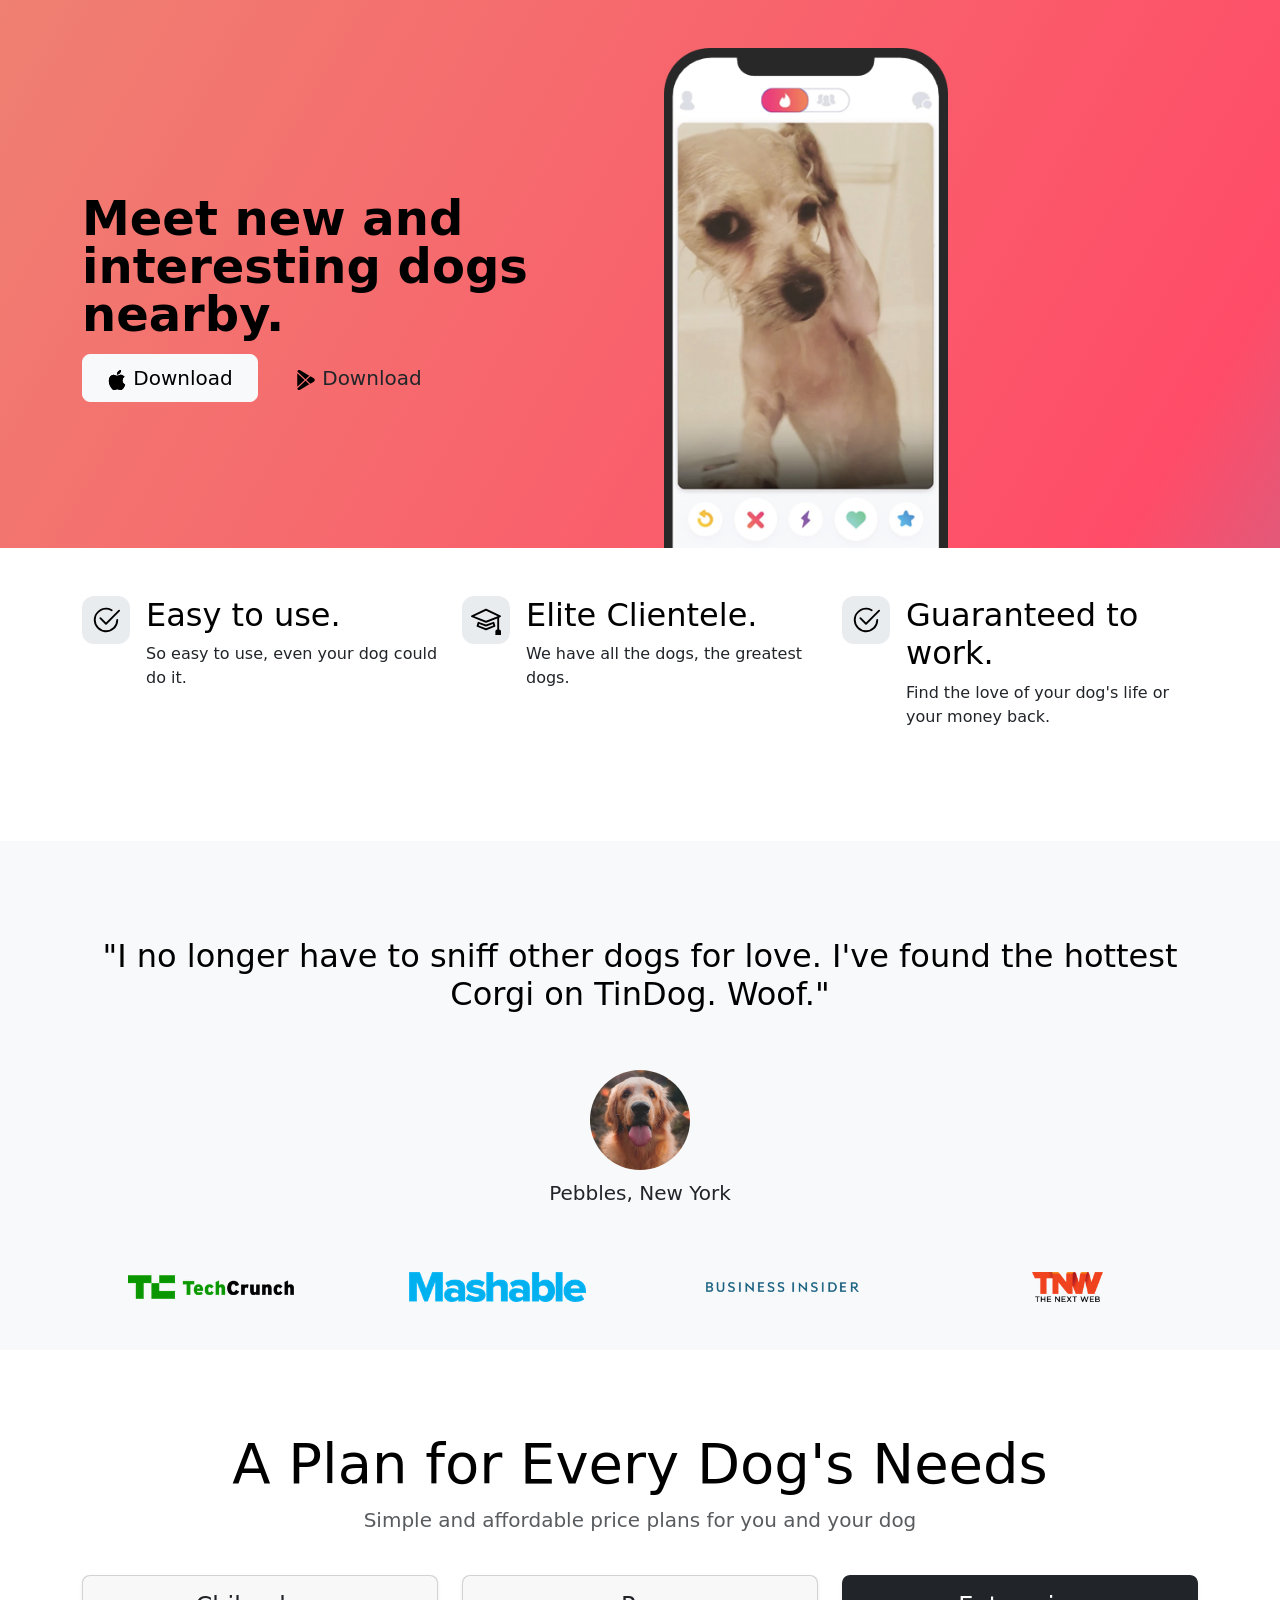
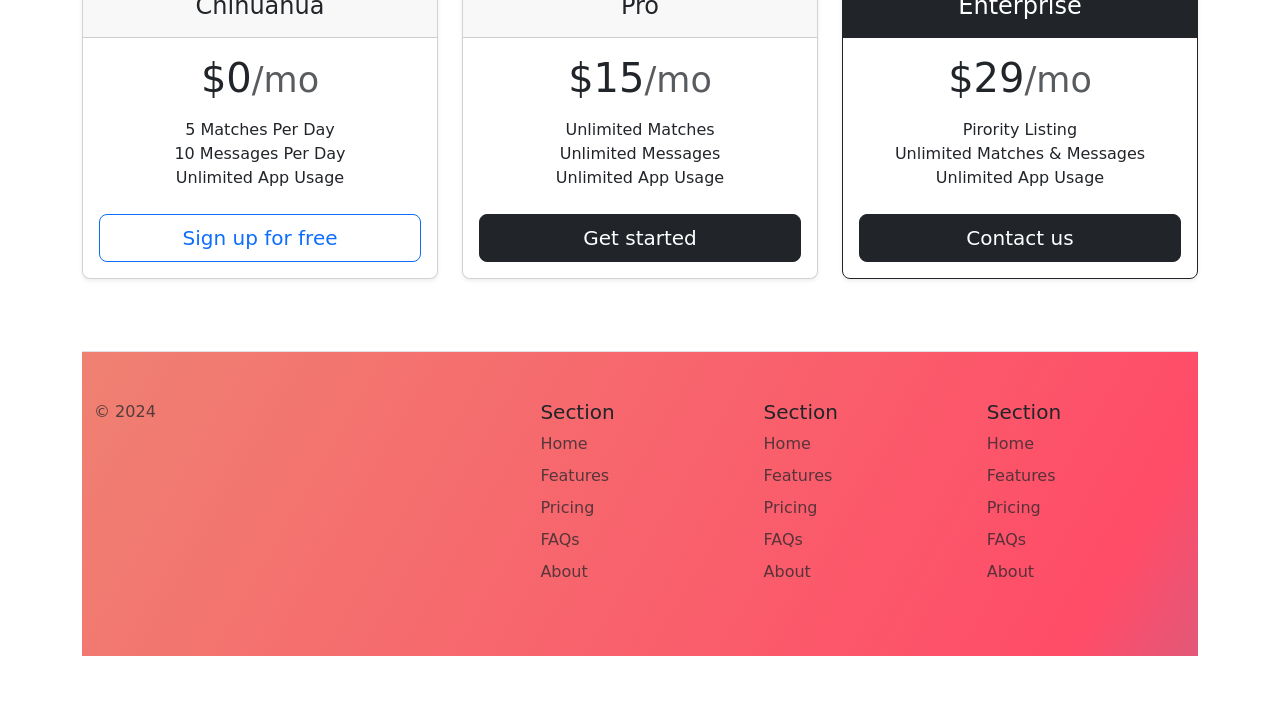
<file: 11.3 TinDog Project/index.html>
<!DOCTYPE html>
<html lang="en">

<head>
  <meta charset="UTF-8">
  <meta name="viewport" content="width=device-width, initial-scale=1.0">
  <title>TinDog</title>
  <link rel="stylesheet" href="./css/style.css">
  <link href="https://cdn.jsdelivr.net/npm/bootstrap@5.3.3/dist/css/bootstrap.min.css" rel="stylesheet" integrity="sha384-QWTKZyjpPEjISv5WaRU9OFeRpok6YctnYmDr5pNlyT2bRjXh0JMhjY6hW+ALEwIH" crossorigin="anonymous">
</head>

<body>

  <!-- Title -->
  <section id="title" class="gradient-background">
    <div class="container">
  <div class="row flex-lg-row-reverse align-items-center g-5 pt-5">
        <div class="col-10 col-sm-8 col-lg-6">
          <img src="./images/iphone.png" class=".profile-img " alt="Iphone" height="500" loading="lazy">
        </div>
        <div class="col-lg-6">
          <h1 class="display-5 fw-bold text-body-emphasis lh-1 mb-3">Meet new and interesting dogs nearby.</h1>
          
            <button type="button" class="btn btn-light btn-lg px-4 me-md-2" fdprocessedid="it1zhi"><img src="./images/apple.svg" alt="" height="20px"> Download </button>
            <button type="button" class="btn btn-outline- btn-lg px-4" fdprocessedid="t7tfjd"><img src="./images/google-play.svg" alt="" height="20px"> Download </button>
          </div>
        </div>
      </div>
    </div>
  </section>
  <!-- Features -->
  <section id="features">
    <div class="container" mt-5>
    <div class="row g-4 py-5 row-cols-1 row-cols-lg-3">
      <div class="col d-flex align-items-start">
        <div class="icon-square text-body-emphasis bg-body-secondary d-inline-flex align-items-center justify-content-center fs-4 flex-shrink-0 me-3">
          <img src="./images/check2-circle.svg" alt="Tick" height="30px">
        </div>
        <div>
          <h3 class="fs-2 text-body-emphasis">Easy to use.</h3>
          <p>So easy to use, even your dog could do it.</p>
        </div>
      </div>
      <div class="col d-flex align-items-start">
        <div class="icon-square text-body-emphasis bg-body-secondary d-inline-flex align-items-center justify-content-center fs-4 flex-shrink-0 me-3">
          <img src="./images/mortarboard.svg" alt="Pierced heart" height="30px">
        </div>
        <div>
          <h3 class="fs-2 text-body-emphasis">Elite Clientele.</h3>
          <p>We have all the dogs, the greatest dogs.</p>
        </div>
      </div>
      <div class="col d-flex align-items-start">
        <div class="icon-square text-body-emphasis bg-body-secondary d-inline-flex align-items-center justify-content-center fs-4 flex-shrink-0 me-3">
          <img src="./images/check2-circle.svg" alt="Graduate" height="30px">
        </div>
        <div>
          <h3 class="fs-2 text-body-emphasis">Guaranteed to work.</h3>
          <p>Find the love of your dog's life or your money back.</p>
        </div>
      </div>
    </div>
    </div>
  </section>
  <!-- Testimonial -->
  <section id="testimonial">
    <section id="testimonial">
      <div class="my-5">
        <div class="p-5 text-center bg-body-tertiary">
          <div class="container py-5">
            <h2 class="text-body-emphasis">"I no longer have to sniff other dogs for love. I've found the hottest Corgi on
              TinDog. Woof."</h2>
            <img class="profile-img mt-5" src="./images/dog-img.jpg" alt="dog image">
            <p class="col-lg-8 mx-auto lead mt-2">
              Pebbles, New York
            </p>
          </div>
  
          <div class="container">
            <div class="row">
              <div class="col-lg-3 col-sm-12">
                <img src="./images/techcrunch.png" alt="techcrunch" height="30">
              </div>
              <div class="col-lg-3 col-sm-12">
                <img src="./images/mashable.png" alt="mashable" height="30">
              </div>
              <div class="col-lg-3 col-sm-12">
                <img src="./images/bizinsider.png" alt="bizinsider" height="30">
              </div>
              <div class="col-lg-3 col-sm-12">
                <img src="./images/tnw.png" alt="tnw" height="30">
              </div>
            </div>
          </div>
        </div>
      </div>
    
  </section>
  <!-- Pricing -->
  <div class="container py-3">
    
  
  
      <div class="pricing-header p-3 pb-md-4 mx-auto text-center">
        <h1 class="display-4 fw-normal text-body-emphasis">A Plan for Every Dog's Needs</h1>
        <p class="fs-5 text-body-secondary">Simple and affordable price plans for you and your dog</p>
      </div>
    </header>
  
    <main>
      <div class="row row-cols-1 row-cols-md-3 mb-3 text-center">
        <div class="col">
          <div class="card mb-4 rounded-3 shadow-sm">
            <div class="card-header py-3">
              <h4 class="my-0 fw-normal">Chihuahua </h4>
            </div>
            <div class="card-body">
              <h1 class="card-title pricing-card-title">$0<small class="text-body-secondary fw-light">/mo</small></h1>
              <ul class="list-unstyled mt-3 mb-4">
                <li>5 Matches Per Day</li>
                <li>10 Messages Per Day</li>
                <li>Unlimited App Usage</li>

              </ul>
              <button type="button" class="w-100 btn btn-lg btn-outline-primary">Sign up for free</button>
            </div>
          </div>
        </div>
        <div class="col">
          <div class="card mb-4 rounded-3 shadow-sm">
            <div class="card-header py-3">
              <h4 class="my-0 fw-normal">Pro</h4>
            </div>
            <div class="card-body">
              <h1 class="card-title pricing-card-title">$15<small class="text-body-secondary fw-light">/mo</small></h1>
              <ul class="list-unstyled mt-3 mb-4">
                <li>Unlimited Matches</li>
                <li>Unlimited Messages</li>
                <li>Unlimited App Usage</li>
               
              </ul>
              <button type="button" class="w-100 btn btn-lg btn-dark">Get started</button>
            </div>
          </div>
        </div>
        <div class="col">
          <div class="card mb-4 rounded-3 shadow-sm border-dark">
            <div class="card-header py-3 text-bg-dark border-dark">
              <h4 class="my-0 fw-normal">Enterprise</h4>
            </div>
            <div class="card-body">
              <h1 class="card-title pricing-card-title">$29<small class="text-body-secondary fw-light">/mo</small></h1>
              <ul class="list-unstyled mt-3 mb-4">
                <li>Pirority Listing</li>
                <li>Unlimited Matches & Messages</li>
                <li>Unlimited App Usage</li>
                
              </ul>
              <button type="button" class="w-100 btn btn-lg btn-dark">Contact us</button>
            </div>
          </div>
        </div>
      </div>
  
    
    </main>
 
  <section id="pricing">

  </section>
  <!-- Footer -->
  <section id="footer" class="gradient-background">
    <div class="container">
      <footer class="row row-cols-1 row-cols-sm-2 row-cols-md-5 py-5 mt-5 border-top">
        <div class="col mb-3">
          
          <p class="text-body-secondary">© 2024</p>
        </div>
    
        <div class="col mb-3">
    
        </div>
    
        <div class="col mb-3">
          <h5>Section</h5>
          <ul class="nav flex-column">
            <li class="nav-item mb-2"><a href="#" class="nav-link p-0 text-body-secondary">Home</a></li>
            <li class="nav-item mb-2"><a href="#" class="nav-link p-0 text-body-secondary">Features</a></li>
            <li class="nav-item mb-2"><a href="#" class="nav-link p-0 text-body-secondary">Pricing</a></li>
            <li class="nav-item mb-2"><a href="#" class="nav-link p-0 text-body-secondary">FAQs</a></li>
            <li class="nav-item mb-2"><a href="#" class="nav-link p-0 text-body-secondary">About</a></li>
          </ul>
        </div>
    
        <div class="col mb-3">
          <h5>Section</h5>
          <ul class="nav flex-column">
            <li class="nav-item mb-2"><a href="#" class="nav-link p-0 text-body-secondary">Home</a></li>
            <li class="nav-item mb-2"><a href="#" class="nav-link p-0 text-body-secondary">Features</a></li>
            <li class="nav-item mb-2"><a href="#" class="nav-link p-0 text-body-secondary">Pricing</a></li>
            <li class="nav-item mb-2"><a href="#" class="nav-link p-0 text-body-secondary">FAQs</a></li>
            <li class="nav-item mb-2"><a href="#" class="nav-link p-0 text-body-secondary">About</a></li>
          </ul>
        </div>
    
        <div class="col mb-3">
          <h5>Section</h5>
          <ul class="nav flex-column">
            <li class="nav-item mb-2"><a href="#" class="nav-link p-0 text-body-secondary">Home</a></li>
            <li class="nav-item mb-2"><a href="#" class="nav-link p-0 text-body-secondary">Features</a></li>
            <li class="nav-item mb-2"><a href="#" class="nav-link p-0 text-body-secondary">Pricing</a></li>
            <li class="nav-item mb-2"><a href="#" class="nav-link p-0 text-body-secondary">FAQs</a></li>
            <li class="nav-item mb-2"><a href="#" class="nav-link p-0 text-body-secondary">About</a></li>
          </ul>
        </div>
      </footer>
    </div>

  </section>
  <script src="https://cdn.jsdelivr.net/npm/bootstrap@5.3.3/dist/js/bootstrap.bundle.min.js" integrity="sha384-YvpcrYf0tY3lHB60NNkmXc5s9fDVZLESaAA55NDzOxhy9GkcIdslK1eN7N6jIeHz" crossorigin="anonymous"></script>
</body>

</html>
</file>
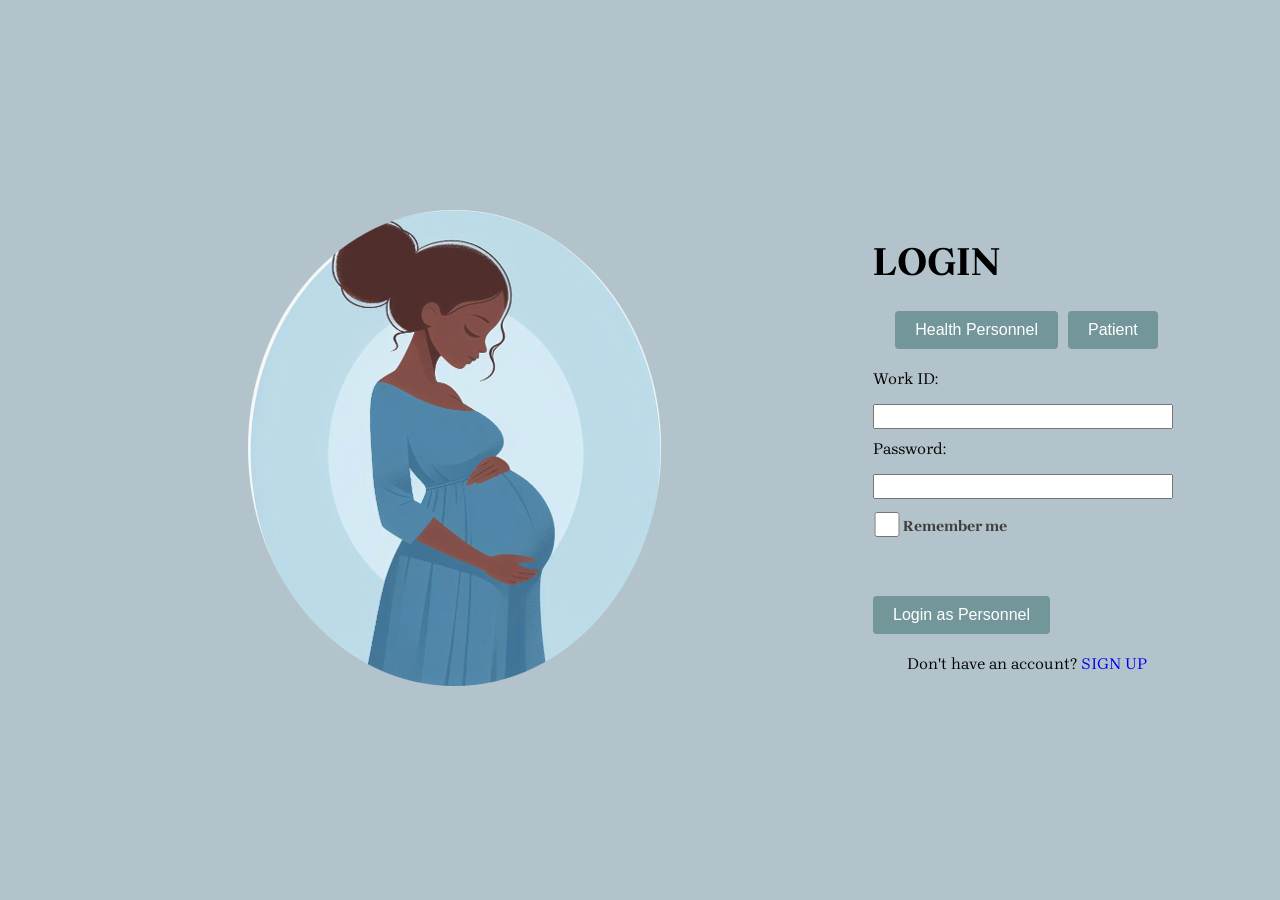
<file: login-page.html>
<!DOCTYPE html>
<html>

<head>
    <meta charset="UTF-8">
    <meta name="viewport" content="width=device-width, initial-scale=1.0">
    <link rel="preconnect" href="https://fonts.googleapis.com">
    <link rel="preconnect" href="https://fonts.gstatic.com" crossorigin>
    <link href="https://fonts.googleapis.com/css2?family=Brygada+1918:ital,wght@0,400..700;1,400..700&display=swap"
        rel="stylesheet">

    <title>
        MATERNAL AND CHILD RECORDS
    </title>
    <style>
        * {
            box-sizing: border-box;
        }

        body {
            background-color: rgb(178, 195, 203);
            font-family: 'Brygada 1918', serif;
            margin: 0;
            padding: 0;
            display: flex;
            justify-content: space-between;
            align-items: center;
            min-height: 100vh;
            flex-wrap: wrap;
        }

        .thumb{
            width: 120%;
            height: 120%;
            display: inline-block;
            opacity: 0.9;
            margin-left: 60%;
            max-width: 100%;
        }
        
        .text-block {
            display: flex;
            flex-direction: column;
            align-items: center;
            margin-right: 100px;
        }

        h1 {
            font-size: 40px;
            color: black;
            text-decoration: dotted;
        }

        h4 {
            color: black;
        }

        .toggle {
            display: flex;
            justify-content: center;
            margin-bottom: 20px;
            flex-wrap: wrap;
        }

        .toggle button {
            background-color:#507d80a3;
            color: white;
            border: none;
            padding: 10px 20px;
            border-radius: 4px;
            cursor: pointer;
            font-size: 16px;
            margin: 0 5px;
        }

        .login-form {
            display: none;
        }

        .login-form.active {
            display: block;
        }

        label,
        input {
            display: block;
            height: 25px;
            width: 300px;
            max-width: 100%;
            margin-bottom: 10px;
        }
       
        button[type="submit"] {
            background-color: #507d80a3;
            color: white;
            border: none;
            padding: 10px 20px;
            border-radius: 4px;
            cursor: pointer;
            font-size: 16px;
        }

        p {
            margin-top: 20px;
            display: inline-block;
        }

        a {
            text-decoration: none;
        }
        #tick{
            display: inline-block;
            position: relative;
            left: -140px;
        }
       h4{
        position:relative;
        top:-50px;
        left: 30px;
        font-size: 15px;
        color: rgb(64, 63, 63);
       }
       #personel-button{
        position: relative;
        margin-top:-100px;
       }

       /* Media Queries for responsiveness */
        @media (max-width: 900px) {
            body {
                flex-direction: column;
                justify-content: center;
                padding: 20px 0;
            }

            .thumb {
                width: 80%;
                height: auto;
                margin-left: 0;
                order: 1;
            }

            .text-block {
                margin-right: 0;
                order: 2;
                padding: 0 20px;
            }
        }

        @media (max-width: 600px) {
            body {
                flex-direction: column;
                justify-content: flex-start;
                padding: 20px 10px;
            }

            .thumb {
                width: 90%;
                height: auto;
                margin-left: 0;
            }

            h1 {
                font-size: 28px;
            }

            .text-block {
                margin-right: 0;
                align-items: center;
                width: 100%;
            }

            .toggle {
                width: 100%;
                justify-content: center;
            }

            .toggle button {
                flex: 1 1 auto;
                min-width: 120px;
                margin: 5px;
            }

            label,
            input {
                width: 100%;
            }

            button[type="submit"] {
                width: 100%;
            }

            #tick {
                left: 0;
            }

            h4 {
                left: 10px;
                top: -30px;
            }

            .forgot {
                text-align: center;
            }

            .dont {
                text-align: center;
                display: block;
                padding: 0 10px;
            }
        }
    </style>
</head>

<body>
    <div>
        <img class="thumb" src="../New folder/Photos/Picture1.png" alt="woman holding her baby">
    </div>

    <div class="text-block">
        <div>
            <h1>LOGIN</h1>
            <div class="toggle">
                <button id="personnelBtn" onclick="showPersonnelLogin()">Health Personnel</button>
                <button id="patientBtn" onclick="showPatientLogin()">Patient</button>
            </div>
            <div id="personnelLogin" class="login-form active">
                <form>
                    <label for="personnel-email">Work ID:</label>
                    <input type="email" id="personnel-email" name="email" required>

                    <label for="personnel-password">Password:</label>
                    <input type="password" id="personnel-password" name="password" required>
                    <input  type="checkbox" id="tick"><h4> Remember me</h4>
                    <button type="submit" id="personel-button">Login as Personnel</button>
                </form>
                
                
               
            </div>
            <div id="patientLogin" class="login-form">
                <form>
                    <label for="patient-email">Email:</label>
                    <input type="email" id="patient-email" name="email" required>

                    <label for="patient-password">Password:</label>
                    <input type="password" id="patient-password" name="password" required>
                    <input  type="checkbox" id="tick"><h4> Remember me</h4>

                    <a href="./home page.css"><button type="submit">Login as Patient</button></a>
                </form> 
                <div class="forgot">
                    <a href="">Forgot password?</a>
                </div>

                

            </div>
            </div>

            <p class="dont"> Don't have an account? <a href="./Signup page.html">SIGN UP</a></p>
        </div>
    </div>

    <script>
        function showPersonnelLogin() {
            document.getElementById('personnelLogin').classList.add('active');
            document.getElementById('patientLogin').classList.remove('active');
        }

        function showPatientLogin() {
            document.getElementById('personnelLogin').classList.remove('active');
            document.getElementById('patientLogin').classList.add('active');
        }
    </script>
</body>

</html>
</file>
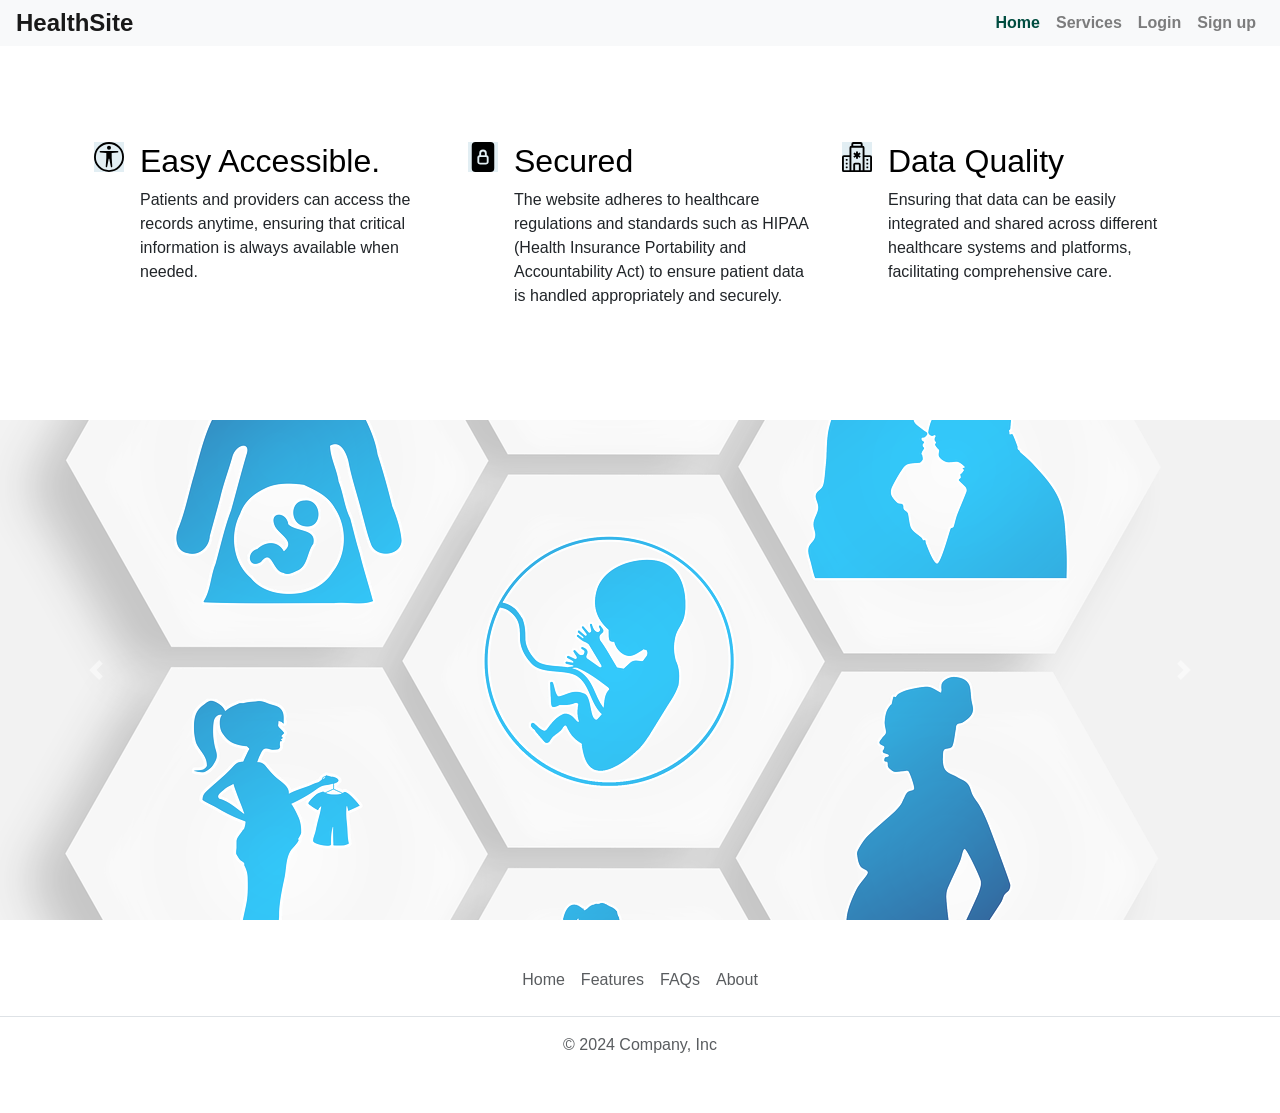
<file: New folder/home page.html>
<!DOCTYPE html>
<html lang="en" >
<head>
    <meta charset="UTF-8">
    <meta name="viewport" content="width=device-width, initial-scale=1.0">
    <title>Profile</title>
    <link href="https://cdn.jsdelivr.net/npm/bootstrap@5.3.3/dist/css/bootstrap.min.css" rel="stylesheet" 
    integrity="sha384-QWTKZyjpPEjISv5WaRU9OFeRpok6YctnYmDr5pNlyT2bRjXh0JMhjY6hW+ALEwIH" crossorigin="anonymous">
    
    <link rel="stylesheet" href="https://stackpath.bootstrapcdn.com/bootstrap/4.5.2/css/bootstrap.min.css">
    <link rel="stylesheet" href="home page.css">
  
    
</head>
<body>
    <!--Navbar-->
    <nav class="navbar navbar-expand-lg navbar-light bg-light health-navbar">
      <a class="navbar-brand" href="#">HealthSite</a>
      <button class="navbar-toggler" type="button" data-toggle="collapse" data-target="#navbarNav" aria-controls="navbarNav" aria-expanded="false" aria-label="Toggle navigation">
        <span class="navbar-toggler-icon"></span>
      </button>
      <div class="collapse navbar-collapse" id="navbarNav">
        <ul class="navbar-nav ml-auto">
          <li class="nav-item active">
            <a class="nav-link" href="#">Home <span class="sr-only">(current)</span></a>
          </li>
          <li class="nav-item">
            <a class="nav-link" href="#">Services</a>
          </li>
          <li class="nav-item">
            <a class="nav-link" href="./Login page(main).html">Login</a>
          </li>
          <li class="nav-item">
            <a class="nav-link" href="./Signup page.html">Sign up</a>
          </li>
        </ul>
      </div>
    </nav>
<!--features-->
    <section>
        <div class="container px-4 py-5" id="hanging-icons">
            
            <div class="row g-4 py-5 row-cols-1 row-cols-lg-3">
              <div class="col d-flex align-items-start">
                <div class="icon-square text-body-emphasis bg-body-secondary d-inline-flex align-items-center justify-content-center fs-4 flex-shrink-0 me-3">
                  <img src="./Photos/universal-access-circle.svg" height="30px">
                </div>
                <div>
                  <h3 class="fs-2 text-body-emphasis" >Easy Accessible. </h3>
                  <p>Patients and providers can access the records anytime, ensuring that critical information is always available when needed.</p>
                  
                </div>
              </div>
              <div class="col d-flex align-items-start">
                <div class="icon-square text-body-emphasis bg-body-secondary d-inline-flex align-items-center justify-content-center fs-4 flex-shrink-0 me-3">
                  <img src="./Photos/file-lock-fill.svg" height="30px">
                </div>
                <div>
                  <h3 class="fs-2 text-body-emphasis">Secured</h3>
                  <p> The website adheres to healthcare regulations and standards such as HIPAA (Health Insurance Portability and Accountability Act) to ensure patient data is handled appropriately and securely.</p>
                  
                </div>
              </div>
              <div class="col d-flex align-items-start">
                <div class="icon-square text-body-emphasis bg-body-secondary d-inline-flex align-items-center justify-content-center fs-4 flex-shrink-0 me-3">
                  <img src="./Photos/hospital.svg" height="30px">
                </div>
                <div>
                  <h3 class="fs-2 text-body-emphasis">Data Quality</h3>
                  <p>Ensuring that data can be easily integrated and shared across different healthcare systems and platforms, facilitating comprehensive care.</p>
                 
                </div>
              </div>
            </div>
          </div>
    </section>

<!--icons/pictures-->
    <section >
      <div id="carouselExampleFade" class="carousel slide carousel-fade">
        <div class="carousel-inner">
          <div class="carousel-item active">
            <img src="./Photos/pregnancy-1749858_1280.png" class="d-block w-100" alt="couple" style="opacity: 0.8;">
          </div>
          <div class="carousel-item">
            <img src="./Photos/hospital-6827347_1280.png" class="d-block w-100" alt="dog" style="opacity: 0.8;">
          </div>
          <div class="carousel-item">
            <img src="./Photos/listening-3557057_1280.jpg" class="d-block w-100" alt="family" style="opacity: 0.8;">
          </div>

          <div class="carousel-item">
            <img src="./Photos/online-8579179_1280.png" class="d-block w-100" alt="family" style="opacity: 0.8;">
          </div>

          <div class="carousel-item">
            <img src="./Photos/stethoscope-7664835_1280.jpg" class="d-block w-100" alt="family" style="opacity: 0.8;">
          </div>

          <div class="carousel-item">
            <img src="./Photos/doctor-4068134_1280.jpg" class="d-block w-100" alt="family" style="opacity: 0.8;">
          </div>
        </div>
        <button class="carousel-control-prev" type="button" data-bs-target="#carouselExampleFade" data-bs-slide="prev">
          <span class="carousel-control-prev-icon" aria-hidden="true"></span>
          <span class="visually-hidden">Previous</span>
        </button>
        <button class="carousel-control-next" type="button" data-bs-target="#carouselExampleFade" data-bs-slide="next">
          <span class="carousel-control-next-icon" aria-hidden="true"></span>
          <span class="visually-hidden">Next</span>
        </button>
        </div>
      </div>
      
    </section>

<!--footer-->
    <Section>
        <footer class="py-3 my-4">
            <ul class="nav justify-content-center border-bottom pb-3 mb-3">
              <li class="nav-item"><a href="#" class="nav-link px-2 text-body-secondary">Home</a></li>
              <li class="nav-item"><a href="#" class="nav-link px-2 text-body-secondary">Features</a></li>
              <li class="nav-item"><a href="#" class="nav-link px-2 text-body-secondary">FAQs</a></li>
              <li class="nav-item"><a href="#" class="nav-link px-2 text-body-secondary">About</a></li>
            </ul>
            <p class="text-center text-body-secondary">© 2024 Company, Inc</p>
          </footer>
    </Section>
</body>
    <script src="https://cdn.jsdelivr.net/npm/bootstrap@5.3.3/dist/js/bootstrap.bundle.min.js" 
    integrity="sha384-YvpcrYf0tY3lHB60NNkmXc5s9fDVZLESaAA55NDzOxhy9GkcIdslK1eN7N6jIeHz" crossorigin="anonymous"></script>
    
    </html>
</file>
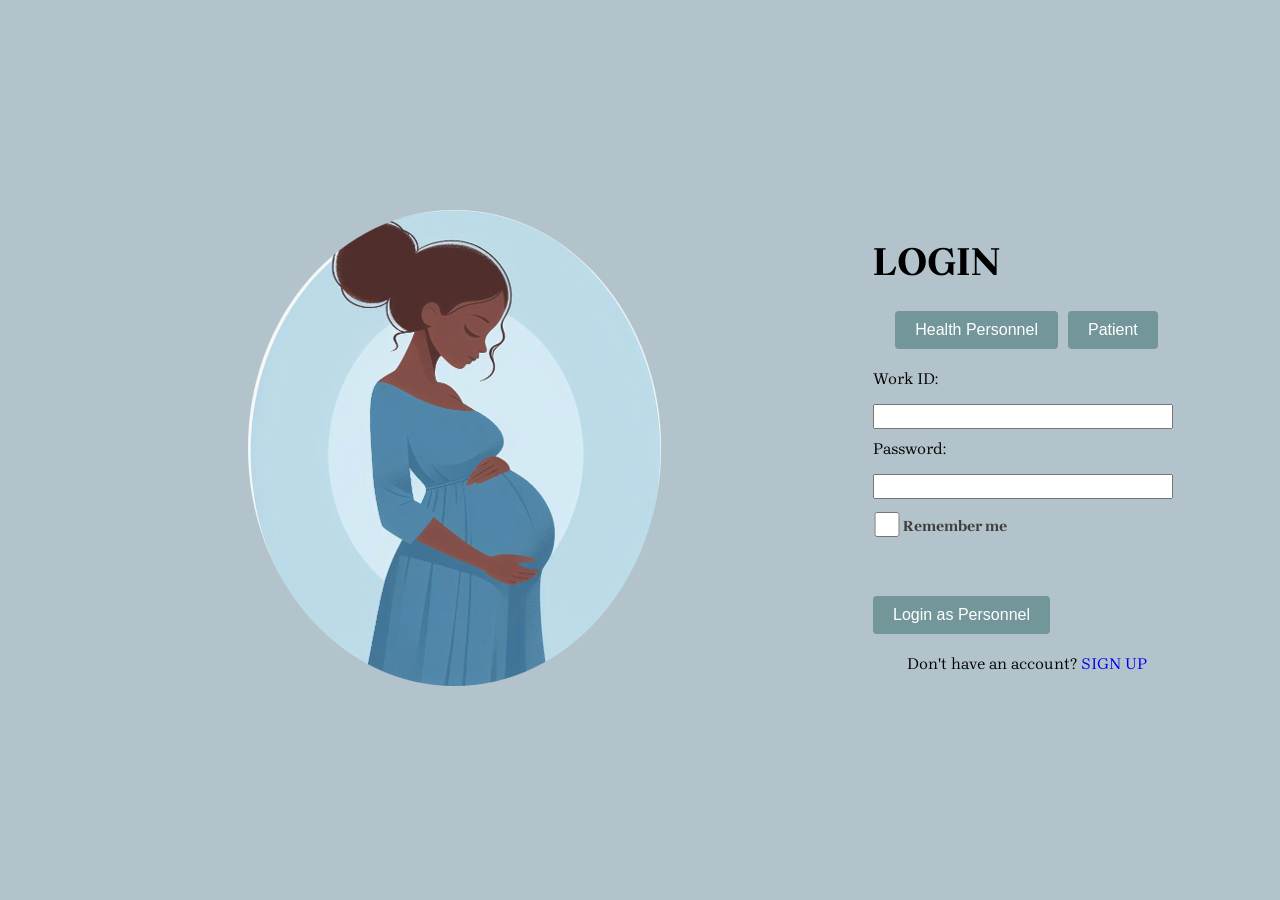
<file: New folder/Login page(main).html>
<!DOCTYPE html>
<html>

<head>
    <meta charset="UTF-8">
    <meta name="viewport" content="width=device-width, initial-scale=1.0">
    <link rel="preconnect" href="https://fonts.googleapis.com">
    <link rel="preconnect" href="https://fonts.gstatic.com" crossorigin>
    <link href="https://fonts.googleapis.com/css2?family=Brygada+1918:ital,wght@0,400..700;1,400..700&display=swap"
        rel="stylesheet">

    <title>
        MATERNAL AND CHILD RECORDS
    </title>
    <style>
        * {
            box-sizing: border-box;
        }

        body {
            background-color: rgb(178, 195, 203);
            font-family: 'Brygada 1918', serif;
            margin: 0;
            padding: 0;
            display: flex;
            justify-content: space-between;
            align-items: center;
            min-height: 100vh;
            flex-wrap: wrap;
        }

        .thumb{
            width: 120%;
            height: 120%;
            display: inline-block;
            opacity: 0.9;
            margin-left: 60%;
            max-width: 100%;
        }
        
        .text-block {
            display: flex;
            flex-direction: column;
            align-items: center;
            margin-right: 100px;
        }

        h1 {
            font-size: 40px;
            color: black;
            text-decoration: dotted;
        }

        h4 {
            color: black;
        }

        .toggle {
            display: flex;
            justify-content: center;
            margin-bottom: 20px;
            flex-wrap: wrap;
        }

        .toggle button {
            background-color:#507d80a3;
            color: white;
            border: none;
            padding: 10px 20px;
            border-radius: 4px;
            cursor: pointer;
            font-size: 16px;
            margin: 0 5px;
        }

        .login-form {
            display: none;
        }

        .login-form.active {
            display: block;
        }

        label,
        input {
            display: block;
            height: 25px;
            width: 300px;
            max-width: 100%;
            margin-bottom: 10px;
        }
       
        button[type="submit"] {
            background-color: #507d80a3;
            color: white;
            border: none;
            padding: 10px 20px;
            border-radius: 4px;
            cursor: pointer;
            font-size: 16px;
        }

        p {
            margin-top: 20px;
            display: inline-block;
        }

        a {
            text-decoration: none;
        }
        #tick{
            display: inline-block;
            position: relative;
            left: -140px;
        }
       h4{
        position:relative;
        top:-50px;
        left: 30px;
        font-size: 15px;
        color: rgb(64, 63, 63);
       }
       #personel-button{
        position: relative;
        margin-top:-100px;
       }

       /* Media Queries for responsiveness */
        @media (max-width: 900px) {
            body {
                flex-direction: column;
                justify-content: center;
                padding: 20px 0;
            }

            .thumb {
                width: 80%;
                height: auto;
                margin-left: 0;
                order: 1;
            }

            .text-block {
                margin-right: 0;
                order: 2;
                padding: 0 20px;
            }
        }

        @media (max-width: 600px) {
            body {
                flex-direction: column;
                justify-content: flex-start;
                padding: 20px 10px;
            }

            .thumb {
                width: 90%;
                height: auto;
                margin-left: 0;
            }

            h1 {
                font-size: 28px;
            }

            .text-block {
                margin-right: 0;
                align-items: center;
                width: 100%;
            }

            .toggle {
                width: 100%;
                justify-content: center;
            }

            .toggle button {
                flex: 1 1 auto;
                min-width: 120px;
                margin: 5px;
            }

            label,
            input {
                width: 100%;
            }

            button[type="submit"] {
                width: 100%;
            }

            #tick {
                left: 0;
            }

            h4 {
                left: 10px;
                top: -30px;
            }

            .forgot {
                text-align: center;
            }

            .dont {
                text-align: center;
                display: block;
                padding: 0 10px;
            }
        }
    </style>
</head>

<body>
    <div>
        <img class="thumb" src="../New folder/Photos/Picture1.png" alt="woman holding her baby">
    </div>

    <div class="text-block">
        <div>
            <h1>LOGIN</h1>
            <div class="toggle">
                <button id="personnelBtn" onclick="showPersonnelLogin()">Health Personnel</button>
                <button id="patientBtn" onclick="showPatientLogin()">Patient</button>
            </div>
            <div id="personnelLogin" class="login-form active">
                <form>
                    <label for="personnel-email">Work ID:</label>
                    <input type="email" id="personnel-email" name="email" required>

                    <label for="personnel-password">Password:</label>
                    <input type="password" id="personnel-password" name="password" required>
                    <input  type="checkbox" id="tick"><h4> Remember me</h4>
                    <button type="submit" id="personel-button">Login as Personnel</button>
                </form>
                
                
               
            </div>
            <div id="patientLogin" class="login-form">
                <form>
                    <label for="patient-email">Email:</label>
                    <input type="email" id="patient-email" name="email" required>

                    <label for="patient-password">Password:</label>
                    <input type="password" id="patient-password" name="password" required>
                    <input  type="checkbox" id="tick"><h4> Remember me</h4>

                    <a href="./home page.css"><button type="submit">Login as Patient</button></a>
                </form> 
                <div class="forgot">
                    <a href="">Forgot password?</a>
                </div>

                

            </div>
            </div>

            <p class="dont"> Don't have an account? <a href="./Signup page.html">SIGN UP</a></p>
        </div>
    </div>

    <script>
        function showPersonnelLogin() {
            document.getElementById('personnelLogin').classList.add('active');
            document.getElementById('patientLogin').classList.remove('active');
        }

        function showPatientLogin() {
            document.getElementById('personnelLogin').classList.remove('active');
            document.getElementById('patientLogin').classList.add('active');
        }
    </script>
</body>

</html>
</file>
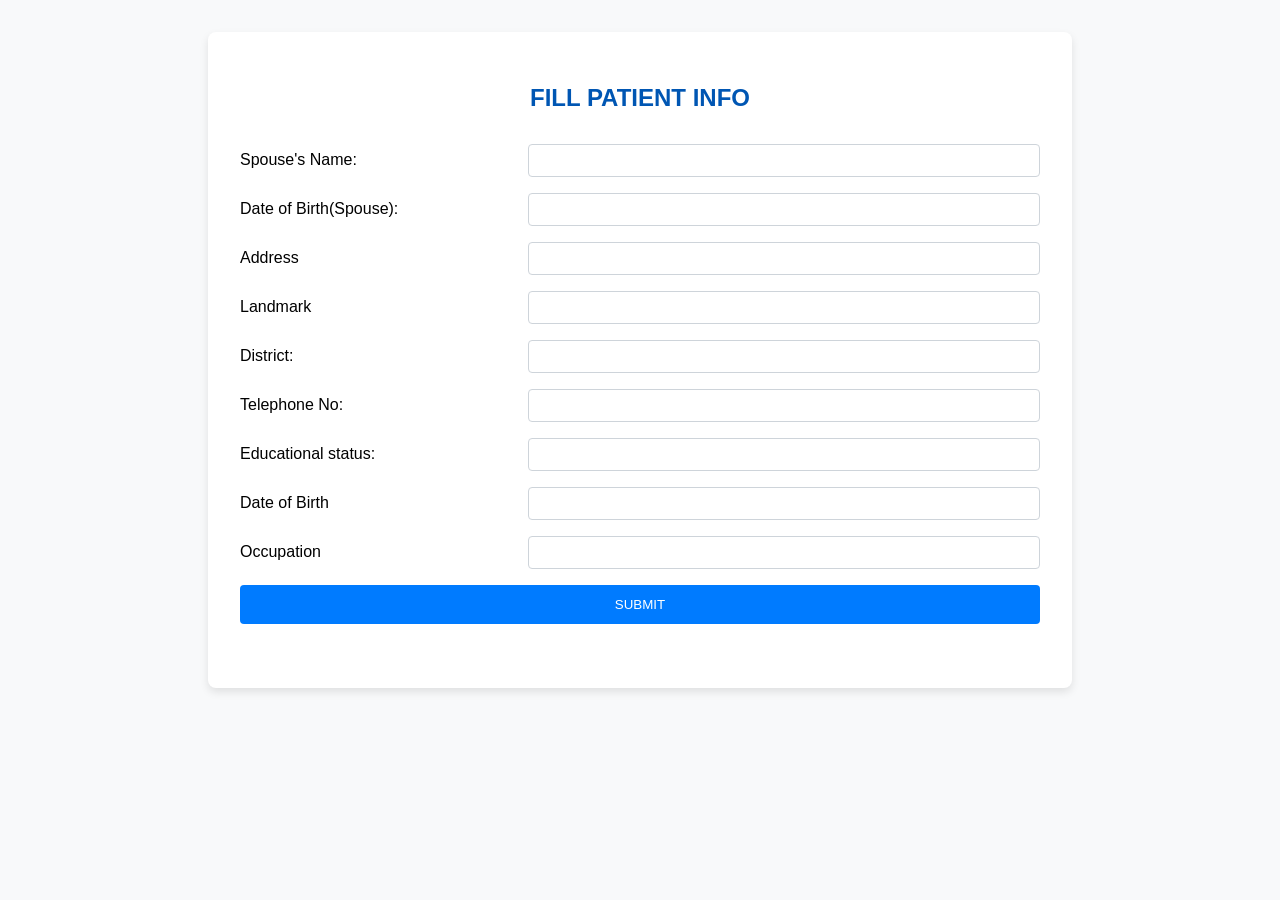
<file: New folder/sign up mother 2.html>
<!DOCTYPE html>
<html lang="en">
<head>
    <meta charset="UTF-8">
    <meta name="viewport" content="width=device-width, initial-scale=1.0">
    <title>Document</title>
    <link rel="stylesheet" href="./sign up mother.css">
</head>
<body>
        <div class="settings">
            <h2>FILL PATIENT INFO</h2>
            <!--Profile settings-->
            <section class="profile-settings">
                <form>
                    <label for="institutions">  Spouse's Name:</label>
                        <input type="text" id="Spouse's Name" name="Spouse's Name">

                        <label for="institutions">Date of Birth(Spouse):</label>
                        <input type="text" id="institutions" name="institutions">

                        <label for="institutions">Address</label>
                        <input type="text" id="institutions" name="institutions">
                        
                        <label for="institutions">Landmark</label>
                        <input type="text" id="institutions" name="institutions">
                        
                        <label for="institutions">District:</label>
                        <input type="text" id="institutions" name="institutions">
                        
                        <label for="institutions">Telephone No:</label>
                        <input type="text" id="institutions" name="institutions">

                        <label for="institutions">Educational status:</label>
                        <input type="text" id="institutions" name="institutions">
                        
                        <label for="institutions">Date of Birth</label>
                        <input type="text" id="institutions" name="institutions">

                        <label for="institutions">Occupation</label>
                        <input type="text" id="institutions" name="institutions">
                
                    <button>SUBMIT</button>
                
                </form>

                
            
            </section>      


        </div>
    </body>
</html>
</file>
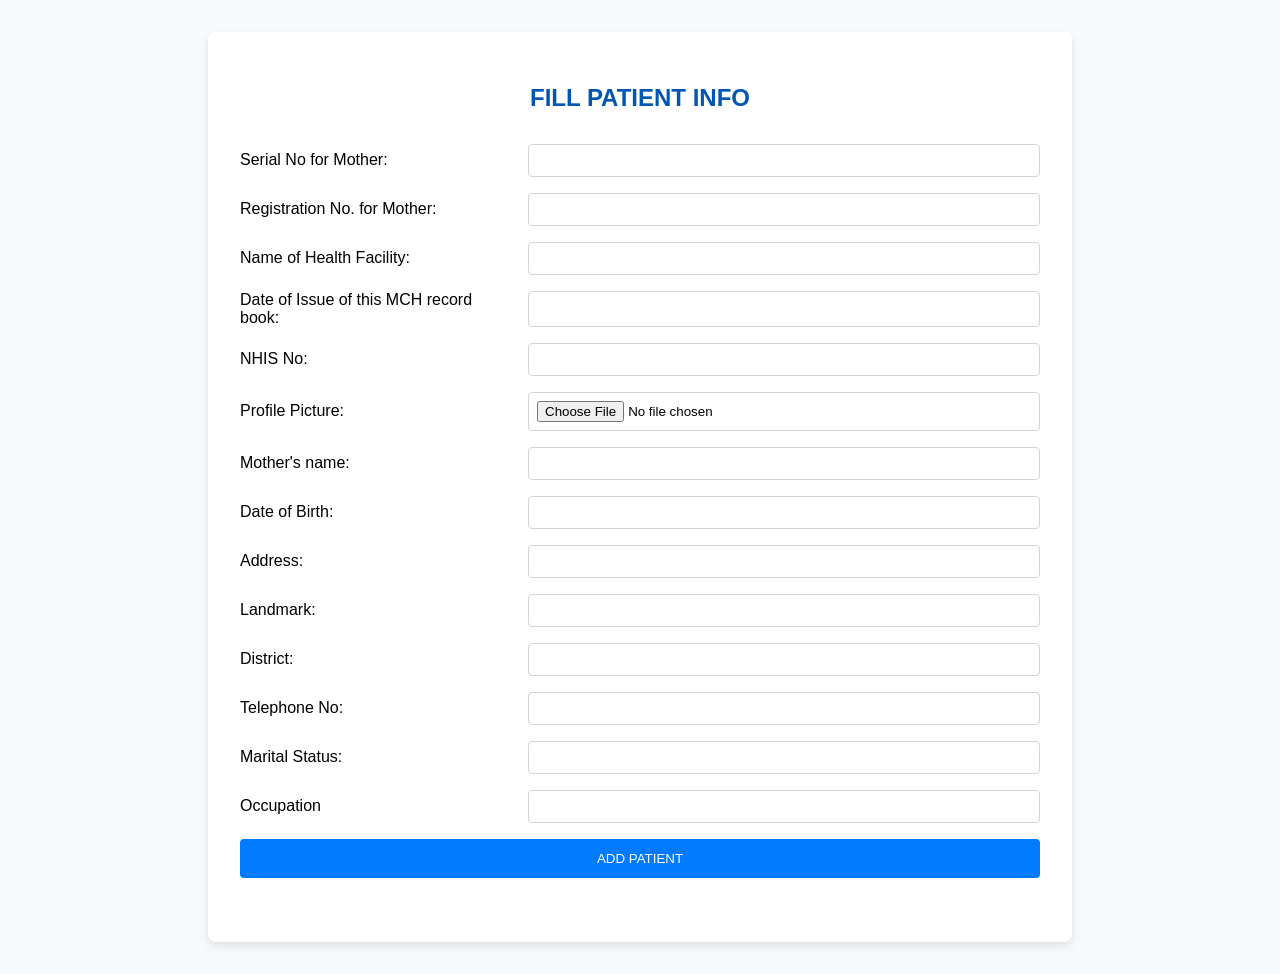
<file: New folder/sign up mother.html>
<!DOCTYPE html>
<html lang="en">
<head>
    <meta charset="UTF-8">
    <meta name="viewport" content="width=device-width, initial-scale=1.0">
    <title>Document</title>
    <link rel="stylesheet" href="./sign up mother.css">
</head>
<body>
    <div class="settings">
        <h2>FILL PATIENT INFO</h2>
        <!--Profile settings-->
        <section class="profile-settings">
         
          <form>
            <label for="name">Serial No for Mother:</label>
            <input type="text" id="name" name="name">
    
            <label for="role">Registration No. for Mother:</label>
            <input type="text" id="role" name="role">
    
            <label for="email">Name of Health Facility:</label>
            <input type="email" id="email" name="email">
    
            <label for="id">Date of Issue of this MCH record book:</label>
            <input type="id" id="id" name="id">
    
            <label for="phone">NHIS No:</label>
            <input type="tel" id="phone" name="phone">
    
            <label for="profile-pic">Profile Picture:</label>
            <input type="file" id="profile-pic" name="profile-pic">
    
            <label for="specialization">  Mother's name:</label>
            <input type="text" id="specialization" name="specialization">
    
            <label for="institutions">Date of Birth:</label>
            <input type="text" id="institutions" name="institutions">
            
            <label for="institutions">Address:</label>
            <input type="text" id="institutions" name="institutions">
            
            <label for="institutions">Landmark:</label>
            <input type="text" id="institutions" name="institutions">
            
            <label for="institutions">District:</label>
            <input type="text" id="institutions" name="institutions">
            
            <label for="institutions">Telephone No:</label>
            <input type="text" id="institutions" name="institutions">
            
            <label for="institutions">Marital Status:</label>
            <input type="text" id="institutions" name="institutions">

            <label for="institutions">Occupation</label>
            <input type="text" id="institutions" name="institutions">


            
            
            
            <button>ADD PATIENT</button>
           
          </form>
        </section>
</body>
</html>
</file>
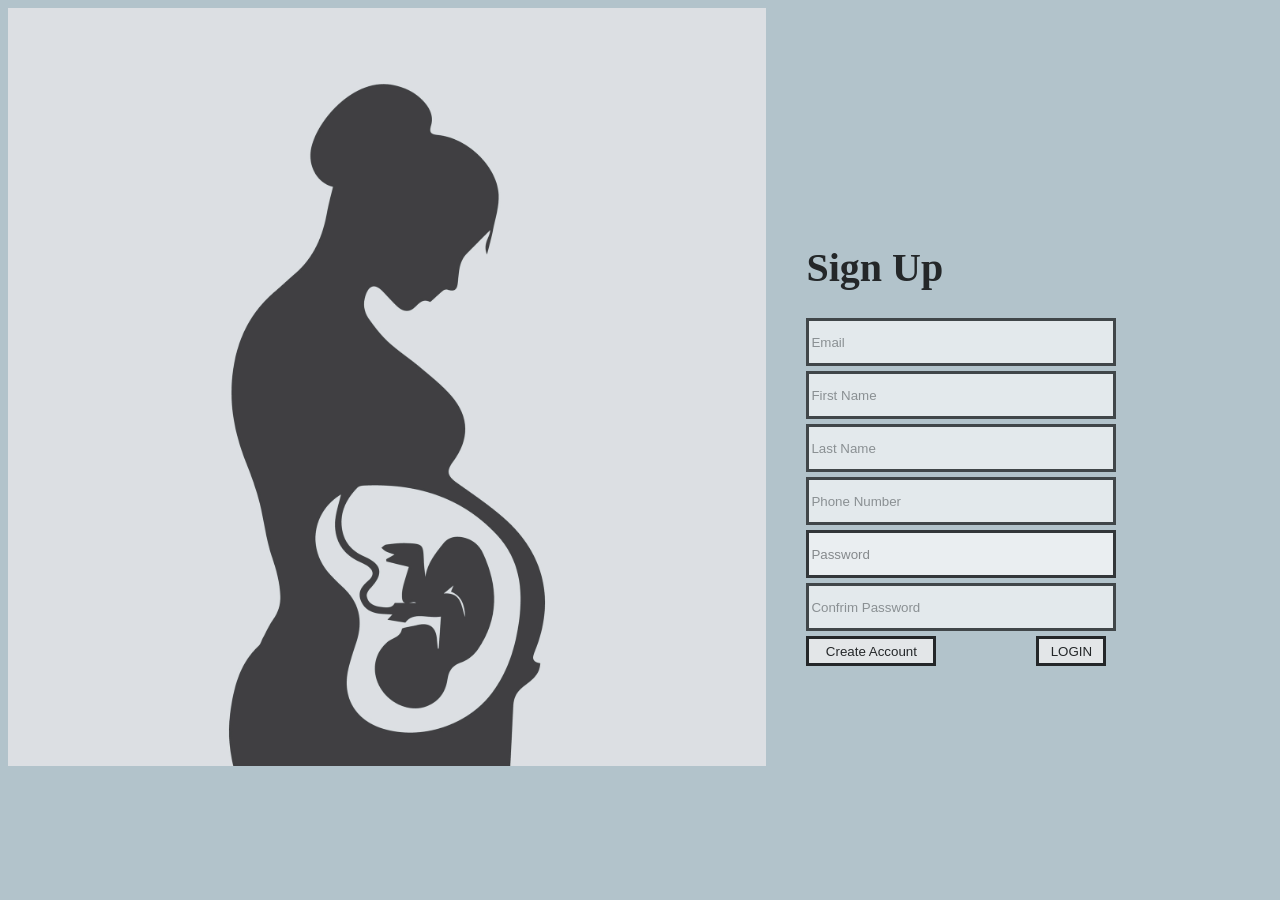
<file: New folder/Signup page.html>
<!DOCTYPE html>
<html lang="en">
<head>
    <meta charset="UTF-8">
    <meta name="viewport" content="width=device-width, initial-scale=1.0">
    <title>Sign up</title>
    <style>
        body{
            background-color: rgb(178, 195, 203);
        }
        img{
            width: 60%;
            height: 110%;
            opacity: 0.8;
            position: relative;
        }
       
       
        .signup-box{
            float: right;
            position: absolute;
            bottom: 26%;
            left: 63%;
            width: 300px;
            opacity: 0.8;
        }
        h1{
            color: black;
            font-size: 40px;
          }   
        .email-bar{
            margin-bottom: 5px;
            opacity: 0.8;
            height: 40px;
            background-color: white;
            width: 300px;
            border: solid;
        }
        .password-bar{
            margin-bottom: 5px;
            opacity: 0.9;
            width: 300px;
            height: 40px;
            background-color: white;
            border: solid;
        
        }
        .firstname-bar{
            margin-bottom: 5px;
            opacity: 0.8;
            height: 40px;
            background-color: white;
            width: 300px;
            border: solid;

        }
        .lastname-bar{
            margin-bottom: 5px;
            opacity: 0.8;
            height: 40px;
            background-color: white;
            width: 300px;
            border: solid;

        }
        .phone-bar{
            margin-bottom: 5px;
            opacity: 0.8;
            height: 40px;
            background-color: white;
            width: 300px;
            border: solid;

        }
        .confirmpassword{
            margin-bottom: 5px;
            opacity: 0.8;
            height: 40px;
            background-color: white;
            width: 300px;
            border: solid;
            

        }
        .loginlink{
            float: right;
        }
        button{
            width: 130px;
            height: 30px;
            border: solid;
            transition: width 1s;
        }
        button:hover {
            width: 100px;
            background-color: rgb(192, 196, 196)
            color: white;
            height: 40px;
            }
        .loginlink{
            width: 70px;
            height: 30px;
            
        }
    </style>

</head>
<body>
    <div>
        <div>
        <img src="Photos/photo5.jpg " alt="Pregnant Woman">
        </div>
        <div class="signup-box">
            <h1>Sign Up</h1>
            <input class="email-bar" type ="text" placeholder="Email">
            <input class="firstname-bar" type ="text" placeholder="First Name">
            <input class="lastname-bar" type ="text" placeholder="Last Name">
            <input class="phone-bar" type ="text" placeholder="Phone Number">
            <input class= "password-bar" type="password" placeholder="Password">
            <input class= "confirmpassword" type="password" placeholder="Confrim Password">
            
            <a href="./Account created.html"> <button> Create Account</button> <a href="./Marternal Health And Child Records.html"><button class= "loginlink">LOGIN</button></a>
        </div>
    </div>
    
</body>
</html>
</file>
<file: 11.3 TinDog Project/css/style.css>
.gradient-background {
  background: linear-gradient(300deg, #00bfff, #ff4c68, #ef8172);
  background-size: 180% 180%;
  animation: gradient-animation 18s ease infinite;
}

@keyframes gradient-animation {
  0% {
    background-position: 0% 50%;
  }
  50% {
    background-position: 100% 50%;
  }
  100% {
    background-position: 0% 50%;
  }
}

.icon-square {
  width: 3rem;
  height: 3rem;
  border-radius: 0.75rem;
}

.profile-img {
  height: 100px;
  border-radius: 50%;
}
</file>
<file: New folder/home page.css>
.navbar{
    padding-top: 0;
    padding-bottom: 0;
}
body{
    
}

 .carousel-item {
      height: 500px; /* Adjust based on your design needs */
 }
.carousel-item img {
      object-fit: cover;
      height: 100%;
      width: 100%;
}


.health-navbar {
    background-color: rgb(226, 238, 243);
  }
  
  .navbar-brand {
    color: #00796b; /* Teal */
    font-weight: bold;
    font-size: 1.5rem;
  }
  
  .navbar-nav .nav-link {
    color: #00796b; 
    font-weight: bold;
    padding: 0.5rem 1rem;
  }
  
  .navbar-nav .nav-link:hover {
    color: #004d40; /* Darker teal */
  }
  
  .navbar-nav .nav-item.active .nav-link {
    color: #004d40; /* Darker teal */
  }
  
  .navbar-toggler-icon {
    background-image: url('data:image/svg+xml;utf8,<svg viewBox="0 0 30 30" xmlns="http://www.w3.org/2000/svg"><path stroke="rgba(0, 121, 107, 0.5)" stroke-width="2" stroke-linecap="round" stroke-miterlimit="10" d="M4 7h22M4 15h22M4 23h22"/></svg>');
  }

#hanging-icons > div > div:nth-child(1) > div.icon-square.text-body-emphasis.bg-body-secondary.d-inline-flex.align-items-center.justify-content-center.fs-4.flex-shrink-0.me-3 > img{
  background-color:  rgb(226, 238, 243);
}
#hanging-icons > div > div:nth-child(2) > div.icon-square.text-body-emphasis.bg-body-secondary.d-inline-flex.align-items-center.justify-content-center.fs-4.flex-shrink-0.me-3 > img{
  background-color:  rgb(226, 238, 243);
}
#hanging-icons > div > div:nth-child(3) > div.icon-square.text-body-emphasis.bg-body-secondary.d-inline-flex.align-items-center.justify-content-center.fs-4.flex-shrink-0.me-3 > img{
  background-color:  rgb(226, 238, 243);
}
</file>
<file: New folder/sign up mother.css>
body {
    font-family: Arial, sans-serif;
    background-color: #f8f9fa;
    margin: 0;
    padding: 0;
  }
  
  .settings {
    max-width: 800px;
    margin: 2rem auto;
    padding: 2rem;
    background-color: #ffffff;
    border-radius: 8px;
    box-shadow: 0 4px 8px rgba(0, 0, 0, 0.1);
  }
  
  .settings h2 {
    text-align: center;
    margin-bottom: 2rem;
  }
  
  section {
    margin-bottom: 2rem;
  }
  
  section h3 {
    margin-bottom: 1rem;
    color: #007bff;
  }
  
  form {
    display: grid;
    grid-template-columns: 1fr 2fr;
    gap: 1rem 2rem;
  }
  
  form label {
    align-self: center;
  }
  
  form input,
  form select,
  form textarea {
    padding: 0.5rem;
    border: 1px solid #ced4da;
    border-radius: 4px;
  }
  
  form textarea {
    resize: vertical;
  }
  
  form button {
    grid-column: 1 / -1;
    padding: 0.75rem;
    border: none;
    background-color: #007bff;
    color: #ffffff;
    border-radius: 4px;
    cursor: pointer;
  }
  
  form button:hover {
    background-color: #0056b3;
  }
  
  .login-activity ul {
    list-style-type: none;
    padding: 0;
  }
  
  .login-activity ul li {
    padding: 0.5rem 0;
    border-bottom: 1px solid #dee2e6;
  }
  
  .login-activity button {
    padding: 0.5rem 1rem;
    border: none;
    background-color: #dc3545;
    color: #ffffff;
    border-radius: 4px;
    cursor: pointer;
  }
  
  .login-activity button:hover {
    background-color: #c82333;
  }
  
  .support a {
    display: block;
    margin-bottom: 1rem;
    color: #007bff;
    text-decoration: none;
  }
  
  .support a:hover {
    text-decoration: underline;
  }
  
  .support form {
    display: grid;
    grid-template-columns: 1fr 2fr;
    gap: 1rem 2rem;
  }
  
  .support button {
    grid-column: 1 / -1;
    padding: 0.75rem;
    border: none;
    background-color: #007bff;
    color: #ffffff;
    border-radius: 4px;
    cursor: pointer;
  }
  
  .support button:hover {
    background-color: #0056b3;
  }
h2{
    color: #0056b3;
}
</file>
